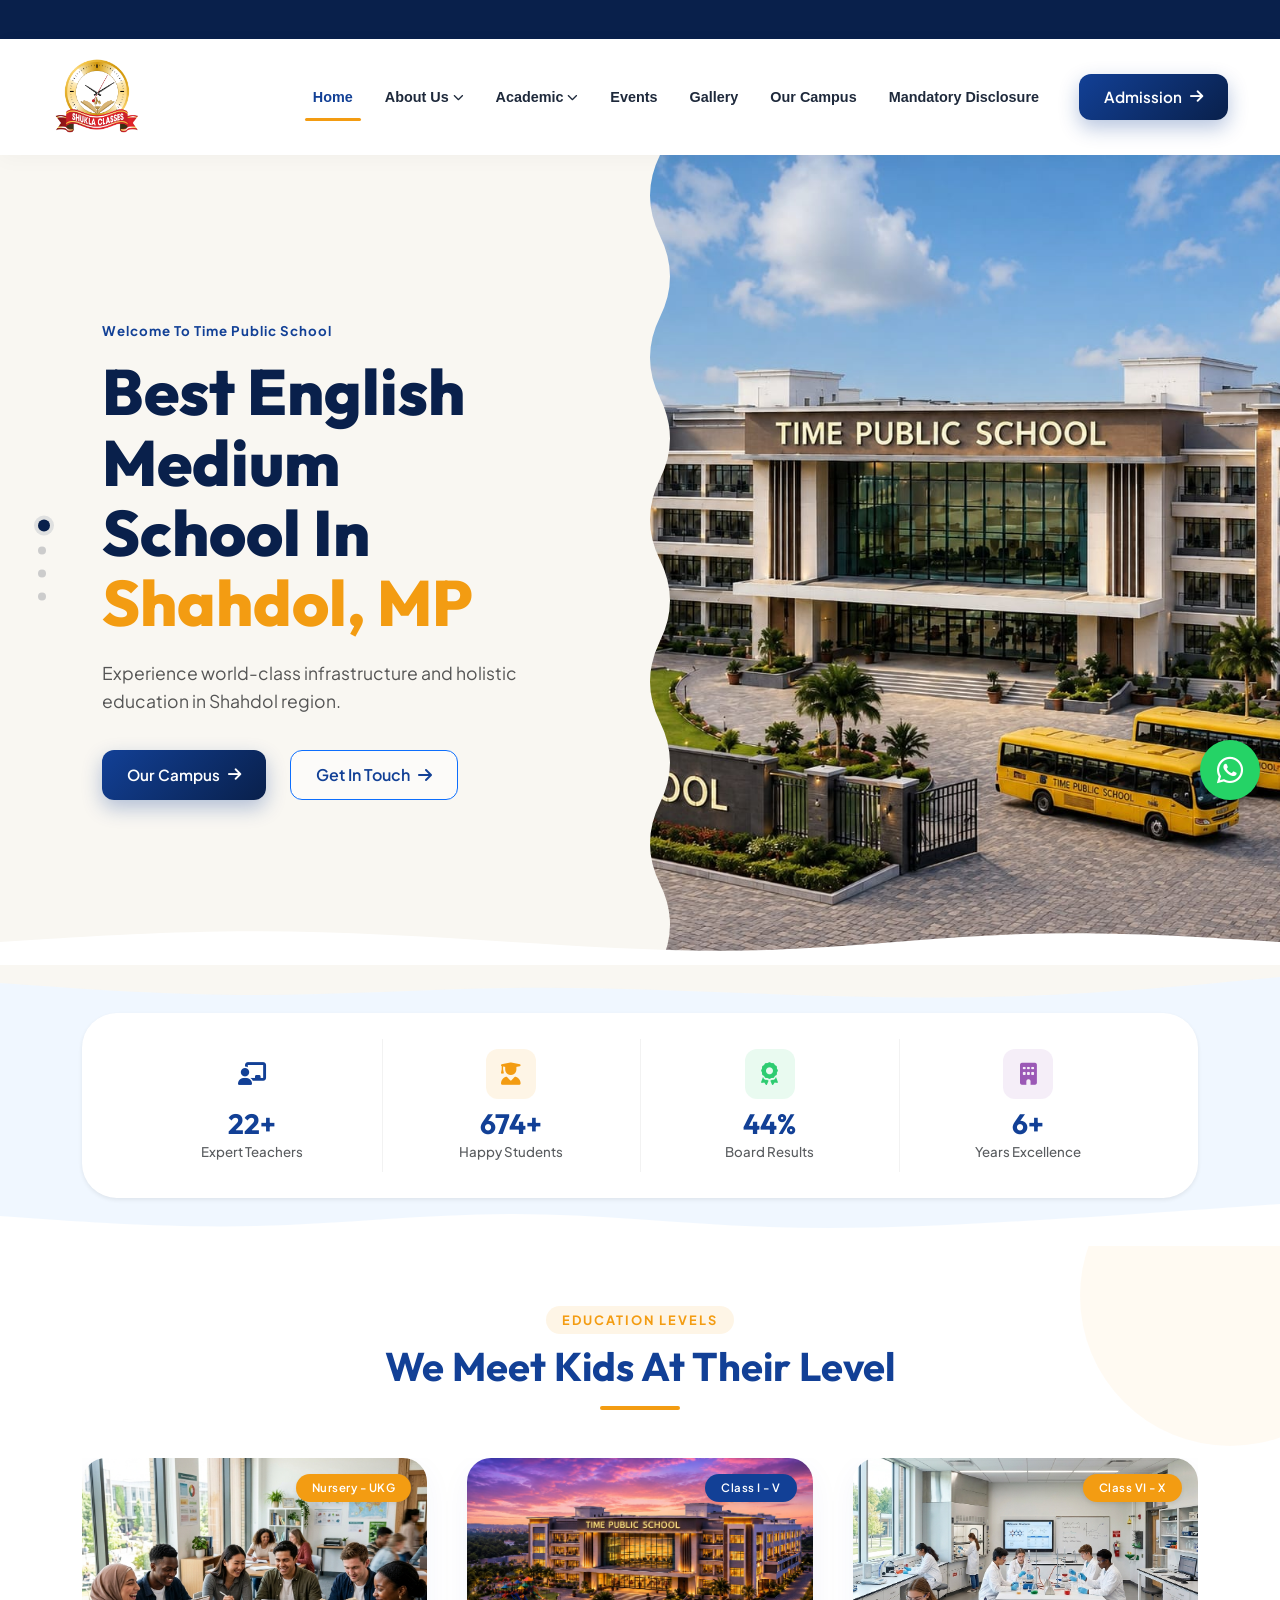
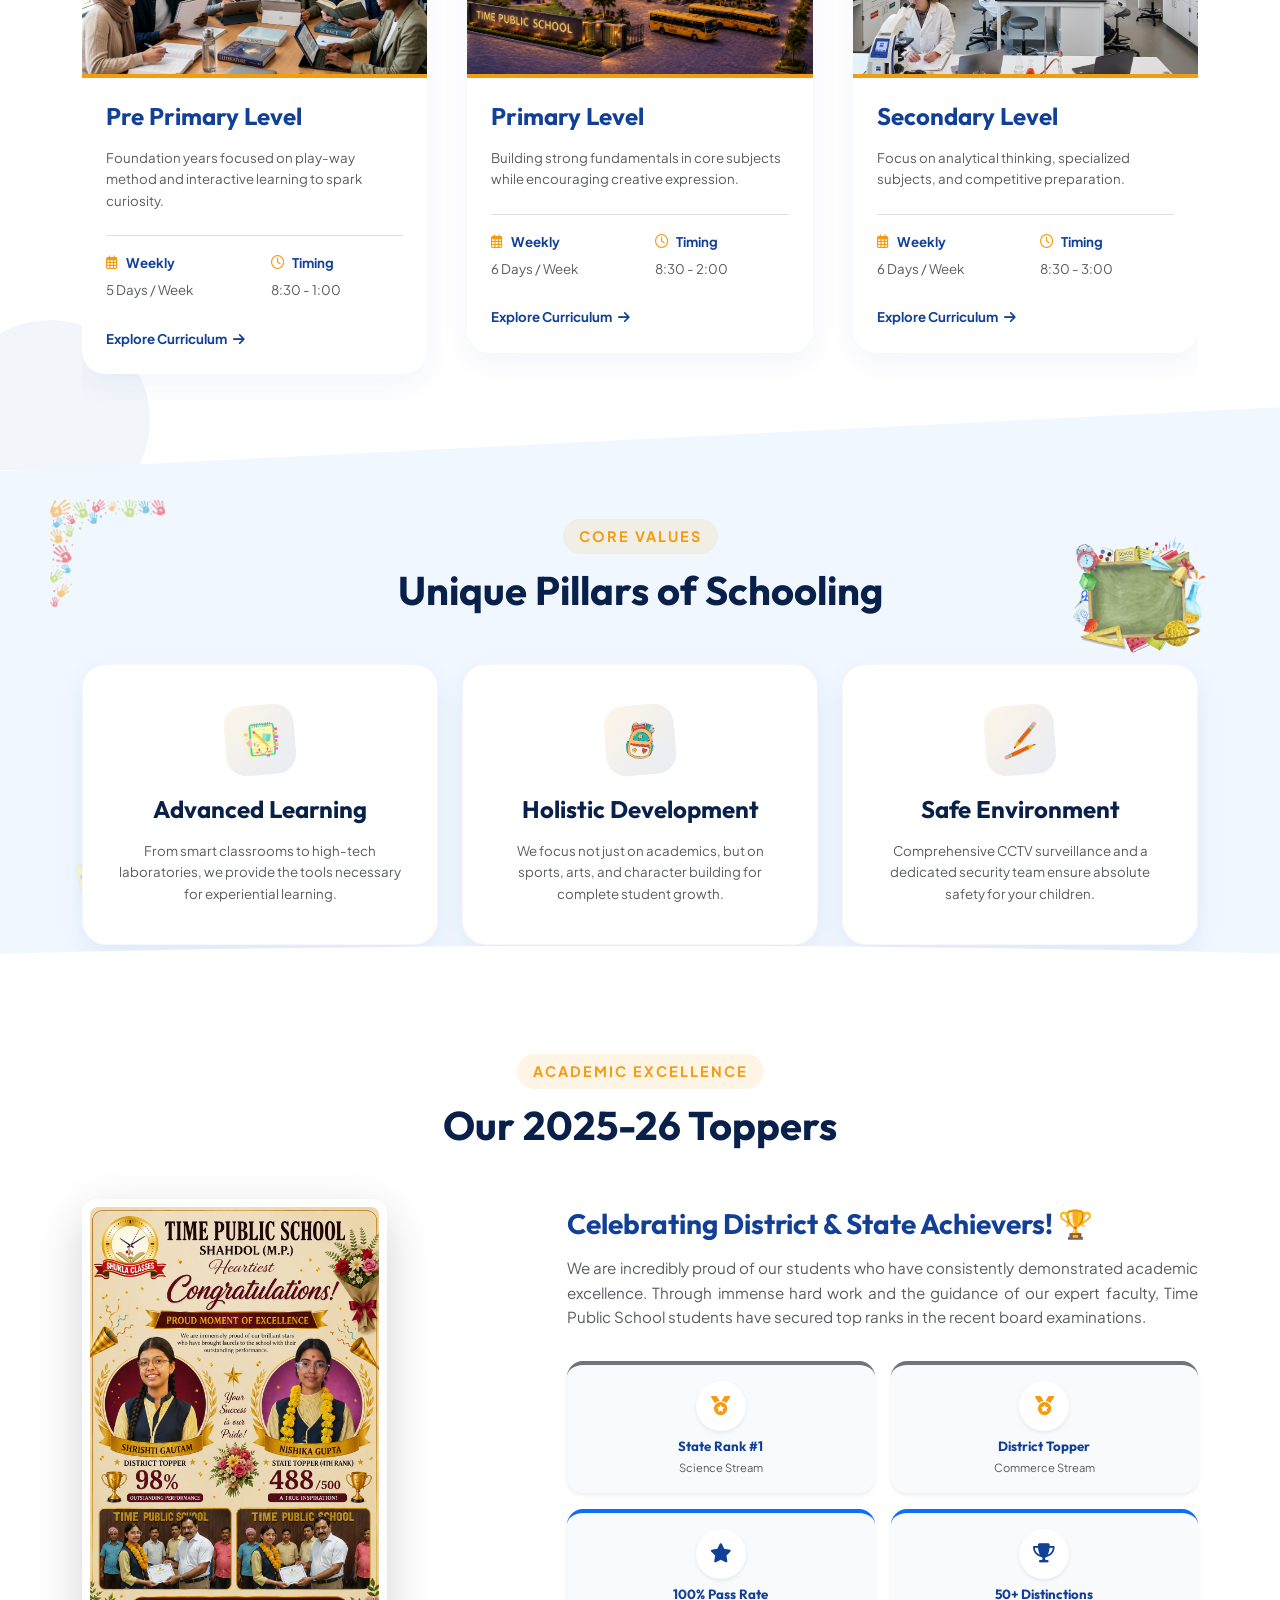
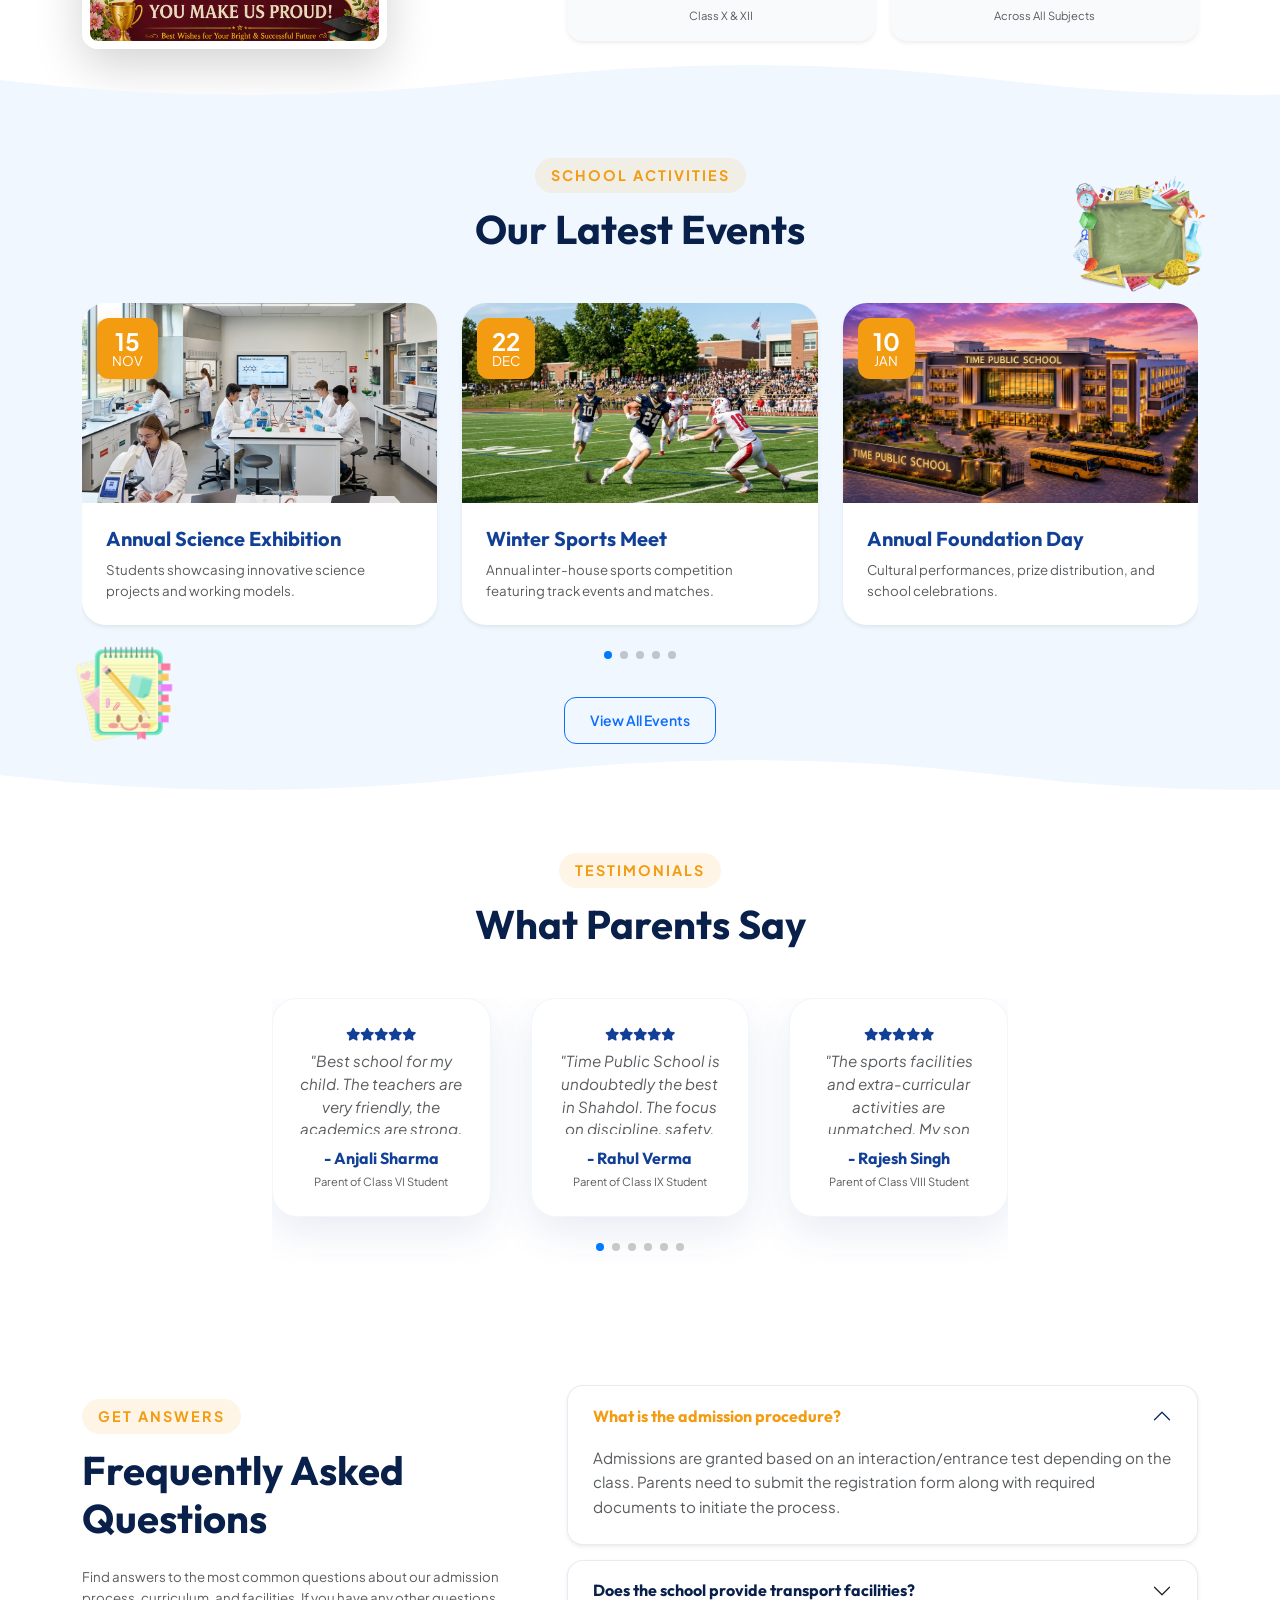
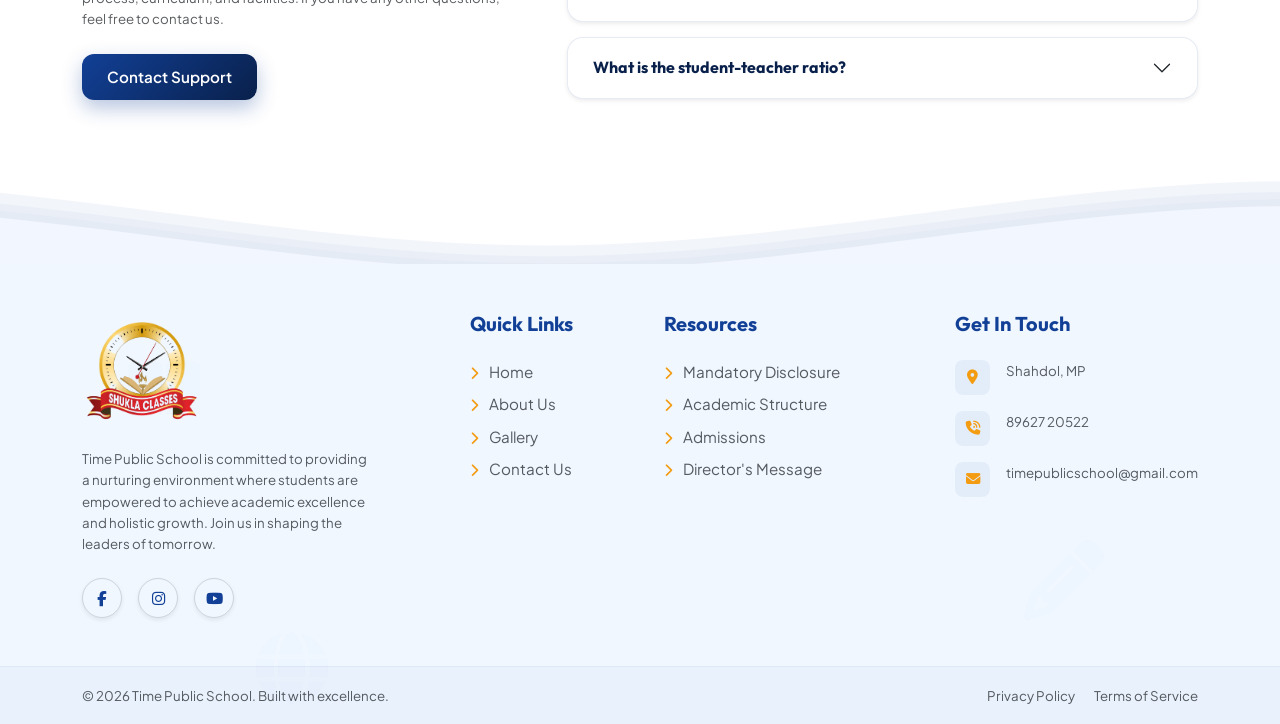
<file: index.html>
<!DOCTYPE html>
<html lang="en">
<head>
    <meta charset="UTF-8">
    <meta name="viewport" content="width=device-width, initial-scale=1.0">
    <title>Time Public School | Excellence in Education | Shahdol</title>
    <meta name="description" content="Time Public School is the premier educational institution in Shahdol, offering world-class facilities and academic excellence.">
    
    <!-- Bootstrap CSS -->
    <link href="https://cdn.jsdelivr.net/npm/bootstrap@5.3.0/dist/css/bootstrap.min.css" rel="stylesheet">
    <!-- FontAwesome -->
    <link rel="stylesheet" href="https://cdnjs.cloudflare.com/ajax/libs/font-awesome/6.4.0/css/all.min.css">
    <!-- Animate CSS -->
    <link rel="stylesheet" href="https://cdnjs.cloudflare.com/ajax/libs/animate.css/4.1.1/animate.min.css">
    <!-- Swiper CSS -->
    <link rel="stylesheet" href="https://cdn.jsdelivr.net/npm/swiper@10/swiper-bundle.min.css" />
    <!-- Custom CSS -->
    <link rel="stylesheet" href="assets/css/style.css">
</head>
<body>
    <!-- Preloader -->
    <div id="preloader">
        <!-- Background Assets -->
        <div class="preloader-bg-icons">
            <img src="assets/images/icons/1.png" class="pre-icon pre-icon-1">
            <img src="assets/images/icons/2.png" class="pre-icon pre-icon-2">
            <img src="assets/images/icons/3.png" class="pre-icon pre-icon-3">
            <img src="assets/images/icons/4.png" class="pre-icon pre-icon-4">
            <img src="assets/images/icons/5.png" class="pre-icon pre-icon-5">
            <img src="assets/images/icons/6.png" class="pre-icon pre-icon-6">
            <img src="assets/images/icons/7.png" class="pre-icon pre-icon-7">
            <img src="assets/images/icons/8.png" class="pre-icon pre-icon-8">
            <img src="assets/images/icons/9.png" class="pre-icon pre-icon-9">
            <img src="assets/images/icons/10.png" class="pre-icon pre-icon-10">
        </div>
        <div class="loader">
            <div class="loader-img">
                <img src="assets/images/logo.png" alt="Logo">
            </div>
            <div class="loader-line"></div>
        </div>
    </div>

    

    <!-- Ticker -->
    <div class="ticker">
        <div class="ticker-wrap">
            <div class="ticker-move">
                <i class="fas fa-bullhorn me-2 text-secondary"></i> Admissions Open for Session 2025-26 &nbsp;&nbsp;&nbsp;&nbsp;&nbsp;|&nbsp;&nbsp;&nbsp;&nbsp;&nbsp; 
                <i class="fas fa-trophy me-2 text-secondary"></i> Congratulations to our State and District Toppers! &nbsp;&nbsp;&nbsp;&nbsp;&nbsp;|&nbsp;&nbsp;&nbsp;&nbsp;&nbsp; 
                <i class="fas fa-star me-2 text-secondary"></i> Best English Medium School in Shahdol Region
            </div>
        </div>
    </div>

    <!-- Shared Header / Navbar -->
    <nav class="navbar navbar-expand-lg sticky-top">
        <div class="container">
            <a class="navbar-brand" href="index.html">
                <img src="assets/images/logo.png" alt="Time Public School" class="logo-transparent">
            </a>
                        <div class="d-flex align-items-center">
                <!-- Mobile Call Icon -->
                <a href="tel:8962720522" class="d-lg-none me-3 mobile-call-btn">
                    <i class="fas fa-phone-volume"></i>
                </a>
                <button class="navbar-toggler border-0" type="button" data-bs-toggle="offcanvas" data-bs-target="#offcanvasNavbar">
                    <i class="fas fa-bars fs-2 text-primary"></i>
                </button>
            </div>
            
            <!-- Mobile Offcanvas Menu -->
            <div class="offcanvas-lg offcanvas-end custom-mobile-menu" tabindex="-1" id="offcanvasNavbar">
                <div class="offcanvas-header d-lg-none mt-2 px-4">
                    <img src="assets/images/logo.png" alt="Time Public School" class="logo-transparent" style="height: 70px !important;">
                    <button type="button" class="btn-close-custom" data-bs-dismiss="offcanvas" aria-label="Close">
                        <i class="fas fa-times"></i>
                    </button>
                </div>
                <div class="offcanvas-body px-4 px-lg-0">
                    <ul class="navbar-nav ms-auto align-items-lg-center custom-nav-list w-100">
                        <li class="nav-item"><a class="nav-link active" href="index.html">Home</a></li>
                        
                        <li class="nav-item dropdown">
                            <a class="nav-link dropdown-toggle" href="#" role="button" data-bs-toggle="dropdown">About Us</a>
                            <ul class="dropdown-menu shadow border-0">
                                <li><a class="dropdown-item py-2" href="about.html">About TPS</a></li>
                                <li><a class="dropdown-item py-2" href="director.html">Director's Message</a></li>
                            </ul>
                        </li>
                        
                        <li class="nav-item dropdown">
                            <a class="nav-link dropdown-toggle" href="#" role="button" data-bs-toggle="dropdown">Academic</a>
                            <ul class="dropdown-menu shadow border-0">
                                <li><a class="dropdown-item py-2" href="academics.html">Academic Structure</a></li>
                            </ul>
                        </li>

                        <li class="nav-item"><a class="nav-link" href="events.html">Events</a></li>
                        <li class="nav-item"><a class="nav-link" href="gallery.html">Gallery</a></li>
                        <li class="nav-item"><a class="nav-link" href="about.html">Our Campus</a></li>
                        <li class="nav-item"><a class="nav-link" href="disclosure.html">Mandatory Disclosure</a></li>
                        
                        <!-- Desktop Admission Button -->
                        <li class="nav-item ms-lg-4 mt-3 mt-lg-0 d-none d-lg-block">
                            <a class="btn btn-theme" href="admissions.html">Admission <i class="fas fa-arrow-right ms-2"></i></a>
                        </li>
                    </ul>
                    
                    <!-- Mobile Contact Info -->
                    <div class="mobile-contact-info mt-4 d-lg-none">
                        <h5 class="fw-bold mb-4 mt-2" style="color: var(--primary);">Contact Info</h5>
                        <div class="d-flex mb-3 align-items-start">
                            <i class="fas fa-map-marker-alt fs-6 mt-1 me-3 text-secondary"></i>
                            <span class="text-muted small fw-medium">Shahdol, MP</span>
                        </div>
                        <div class="d-flex mb-3 align-items-center">
                            <i class="fas fa-envelope fs-6 me-3 text-secondary"></i>
                            <span class="text-muted small fw-medium">timepublicschool@gmail.com</span>
                        </div>
                        <div class="d-flex mb-4 align-items-center">
                            <i class="fas fa-phone-volume fs-6 me-3 text-secondary"></i>
                            <span class="text-muted small fw-medium">89627 20522</span>
                        </div>
                        
                        <a class="btn btn-theme w-100 mb-4 mt-2 rounded-pill" href="admissions.html">Admission <i class="fas fa-arrow-right ms-2"></i></a>
                        
                        
                        <div class="text-center mt-3 mb-2">
                            <img src="assets/images/icons/15.png" alt="Kids" style="width: 80px; margin-right: 10px;">
                            <img src="assets/images/icons/16.png" alt="Bus" style="width: 80px;">
                        </div>
                        <div class="mobile-social-links d-flex gap-3 mb-5">
                            <a href="#" class="social-circle"><i class="fab fa-facebook-f"></i></a>
                            <a href="#" class="social-circle"><i class="fab fa-instagram"></i></a>
                        </div>
                    </div>
                </div>
            </div>
        </div>
    </nav>

    

    <!-- Redesigned Split Hero Section -->
    <section class="hero">
        <!-- Vertical Pagination Dots -->
        <div class="hero-pagination-vertical">
            <div class="dot active"></div>
            <div class="dot"></div>
            <div class="dot"></div>
            <div class="dot"></div>
        </div>

        <!-- Floating Cartoon Illustrations -->
        <img src="assets/images/icons/5.png" class="floating-illustration" style="top: 5%; left: 3%; width: 110px;">
        <img src="assets/images/icons/1.png" class="floating-illustration" style="bottom: 3%; left: 8%; width: 150px;">
        <img src="assets/images/icons/3.png" class="floating-illustration" style="top: 15%; left: 22%; width: 100px;">
        <img src="assets/images/icons/8.png" class="floating-illustration" style="bottom: 20%; right: 48%; width: 80px;">

        <div class="swiper heroImageSwiper h-100">
            <div class="swiper-wrapper">
                <!-- Slide 1 -->
                <div class="swiper-slide">
                    <div class="hero-split-container">
                        <div class="hero-text-side">
                            <div class="hero-content">
                                <span class="text-primary fw-bold small mb-3 d-block animate__animated animate__fadeInDown animate__fast" style="letter-spacing: 1px;">Welcome To Time Public School</span>
                                <h1 class="animate__animated animate__fadeInUp animate__fast" style="animation-delay: 0.3s;">Best English Medium <br> School In <br><span class="text-secondary">Shahdol, MP</span></h1>
                                <p class="animate__animated animate__fadeInUp animate__fast" style="animation-delay: 0.6s;">Experience world-class infrastructure and holistic education in Shahdol region.</p>
                                <div class="d-flex gap-4 mt-2 animate__animated animate__fadeInUp animate__fast" style="animation-delay: 0.9s;">
                                    <a href="about.html" class="btn btn-theme px-4 py-2">Our Campus <i class="fas fa-arrow-right ms-2"></i></a>
                                    <a href="contact.html" class="btn btn-outline-primary px-4 py-2 rounded-pill text-primary fw-bold" style="background: rgba(255,255,255,0.5);">Get In Touch <i class="fas fa-arrow-right ms-2"></i></a>
                                </div>
                            </div>
                        </div>
                        <div class="hero-image-side">
                            <img src="assets/images/school image2.jpeg" alt="School Campus" class="hero-main-img">
                        </div>
                    </div>
                </div>
                <!-- Slide 2 -->
                <div class="swiper-slide">
                    <div class="hero-split-container">
                        <div class="hero-text-side">
                            <div class="hero-content">
                                <span class="text-primary fw-bold small mb-3 d-block animate__animated animate__fadeInDown animate__fast" style="letter-spacing: 1px;">Modern Infrastructure</span>
                                <h1 class="animate__animated animate__fadeInUp animate__fast" style="animation-delay: 0.3s;">Shape Your Future <br> With <br><span class="text-secondary">Advanced Labs</span></h1>
                                <p class="animate__animated animate__fadeInUp animate__fast" style="animation-delay: 0.6s;">Our campus features state-of-the-art computer labs and science facilities for modern learning.</p>
                                <div class="d-flex gap-4 mt-2 animate__animated animate__fadeInUp animate__fast" style="animation-delay: 0.9s;">
                                    <a href="gallery.html" class="btn btn-theme px-4 py-2">Gallery <i class="fas fa-images ms-2"></i></a>
                                    <a href="admission.html" class="btn btn-outline-primary px-4 py-2 rounded-pill text-primary fw-bold" style="background: rgba(255,255,255,0.5);">Apply Now <i class="fas fa-arrow-right ms-2"></i></a>
                                </div>
                            </div>
                        </div>
                        <div class="hero-image-side">
                            <img src="assets/images/school image.jpeg" alt="Students" class="hero-main-img">
                        </div>
                    </div>
                </div>
            </div>
        </div>

        <!-- Scalloped Bottom Border -->
        <div class="scalloped-bottom"></div>
    </section>

    <!-- Statistics Counter (Reverted to Original Position with Improved UI) -->
    <section class="py-5 position-relative overflow-hidden" style="background-color: var(--bg-tint);">
        <!-- Top Curve -->
        <div class="section-curve-top">
            <svg xmlns="http://www.w3.org/2000/svg" viewBox="0 0 1440 320" preserveAspectRatio="none">
                <path fill="#f9f7f2" fill-opacity="1" d="M0,96L48,112C96,128,192,160,288,160C384,160,480,128,576,122.7C672,117,768,139,864,154.7C960,171,1056,181,1152,165.3C1248,149,1344,107,1392,85.3L1440,64L1440,0L1392,0C1344,0,1248,0,1152,0C1056,0,960,0,864,0C768,0,672,0,576,0C480,0,384,0,288,0C192,0,96,0,48,0L0,0Z"></path>
            </svg>
        </div>
        <div class="container animate__animated animate__fadeInUp" style="position: relative; z-index: 10;">
            <div class="stats-glass-bar shadow-sm bg-white">
                <div class="row text-center g-0">
                    <div class="col-6 col-md-3 stat-item">
                        <div class="d-flex flex-column align-items-center">
                            <div class="stat-icon bg-tint text-primary mb-2">
                                <i class="fas fa-chalkboard-teacher"></i>
                            </div>
                            <h3 class="fw-bold mb-0 text-primary"><span class="counter-value" data-target="50">0</span>+</h3>
                            <p class="small text-muted mb-0 fw-medium">Expert Teachers</p>
                        </div>
                    </div>
                    <div class="col-6 col-md-3 stat-item border-start-md">
                        <div class="d-flex flex-column align-items-center">
                            <div class="stat-icon bg-soft-orange text-orange mb-2">
                                <i class="fas fa-user-graduate"></i>
                            </div>
                            <h3 class="fw-bold mb-0 text-primary"><span class="counter-value" data-target="1500">0</span>+</h3>
                            <p class="small text-muted mb-0 fw-medium">Happy Students</p>
                        </div>
                    </div>
                    <div class="col-6 col-md-3 stat-item border-start-md mt-4 mt-md-0">
                        <div class="d-flex flex-column align-items-center">
                            <div class="stat-icon bg-soft-green text-green mb-2">
                                <i class="fas fa-award"></i>
                            </div>
                            <h3 class="fw-bold mb-0 text-primary"><span class="counter-value" data-target="100">0</span>%</h3>
                            <p class="small text-muted mb-0 fw-medium">Board Results</p>
                        </div>
                    </div>
                    <div class="col-6 col-md-3 stat-item border-start-md mt-4 mt-md-0">
                        <div class="d-flex flex-column align-items-center">
                            <div class="stat-icon bg-soft-purple text-purple mb-2">
                                <i class="fas fa-building"></i>
                            </div>
                            <h3 class="fw-bold mb-0 text-primary"><span class="counter-value" data-target="15">0</span>+</h3>
                            <p class="small text-muted mb-0 fw-medium">Years Excellence</p>
                        </div>
                    </div>
                </div>
            </div>
        </div>
        <!-- Bottom Curve -->
        <div class="section-curve">
            <svg xmlns="http://www.w3.org/2000/svg" viewBox="0 0 1440 320" preserveAspectRatio="none">
                <path fill="#ffffff" fill-opacity="1" d="M0,160L48,176C96,192,192,224,288,213.3C384,203,480,149,576,149.3C672,149,768,203,864,218.7C960,235,1056,213,1152,186.7C1248,160,1344,128,1392,112L1440,96L1440,320L1392,320C1344,320,1248,320,1152,320C1056,320,960,320,864,320C768,320,672,320,576,320C480,320,384,320,288,320C192,320,96,320,48,320L0,320Z"></path>
            </svg>
        </div>
    </section>

    <!-- Levels / Programs Section -->
    <section class="section-padding bg-white pb-5 position-relative overflow-hidden">
        <!-- Decorative blobs -->
        <div style="position: absolute; top: -100px; right: -100px; width: 300px; height: 300px; background: rgba(243, 156, 18, 0.05); border-radius: 50%; z-index: 0;"></div>
        <div style="position: absolute; bottom: -50px; left: -50px; width: 200px; height: 200px; background: rgba(18, 64, 150, 0.05); border-radius: 50%; z-index: 0;"></div>

        <div class="container position-relative z-1">
            <div class="section-title text-center mb-5">
                <span class="text-secondary fw-bold text-uppercase mb-2 d-inline-block px-3 py-1 rounded-pill" style="background: rgba(243, 156, 18, 0.1); letter-spacing: 2px; font-size: 0.8rem;">Education Levels</span>
                <h2 class="display-5 fw-bold text-primary mb-3">We Meet Kids At Their Level</h2>
                <div class="mx-auto" style="width: 80px; height: 4px; background: var(--secondary); border-radius: 10px;"></div>
            </div>

            <div class="swiper programSwiper pb-5">
                <div class="swiper-wrapper">
                    <!-- Slide 1 -->
                    <div class="swiper-slide">
                        <div class="card h-100 border-0 program-card shadow-sm">
                            <div class="program-card-img-wrap position-relative">
                                <img src="assets/images/students_studying_1778566759274.png" alt="Pre Primary">
                                <div class="position-absolute top-0 end-0 m-3">
                                    <span class="badge bg-secondary rounded-pill px-3 py-2 shadow-sm">Nursery - UKG</span>
                                </div>
                            </div>
                            <div class="card-body p-4">
                                <h4 class="card-title fw-bold mb-3 text-primary">Pre Primary Level</h4>
                                <p class="text-muted small mb-4">Foundation years focused on play-way method and interactive learning to spark curiosity.</p>
                                
                                <div class="d-flex gap-3 border-top pt-3">
                                    <div class="flex-grow-1">
                                        <div class="d-flex align-items-center mb-1">
                                            <i class="far fa-calendar-alt text-secondary me-2 small"></i>
                                            <span class="fw-bold text-primary small">Weekly</span>
                                        </div>
                                        <span class="text-muted small">5 Days / Week</span>
                                    </div>
                                    <div class="flex-grow-1">
                                        <div class="d-flex align-items-center mb-1">
                                            <i class="far fa-clock text-secondary me-2 small"></i>
                                            <span class="fw-bold text-primary small">Timing</span>
                                        </div>
                                        <span class="text-muted small">8:30 - 1:00</span>
                                    </div>
                                </div>
                                <div class="mt-4">
                                    <a href="academics.html" class="text-primary fw-bold text-decoration-none small">Explore Curriculum <i class="fas fa-arrow-right ms-1"></i></a>
                                </div>
                            </div>
                        </div>
                    </div>

                    <!-- Slide 2 -->
                    <div class="swiper-slide">
                        <div class="card h-100 border-0 program-card shadow-sm">
                            <div class="program-card-img-wrap position-relative">
                                <img src="assets/images/school image.jpeg" alt="Primary">
                                <div class="position-absolute top-0 end-0 m-3">
                                    <span class="badge bg-primary rounded-pill px-3 py-2 shadow-sm">Class I - V</span>
                                </div>
                            </div>
                            <div class="card-body p-4">
                                <h4 class="card-title fw-bold mb-3 text-primary">Primary Level</h4>
                                <p class="text-muted small mb-4">Building strong fundamentals in core subjects while encouraging creative expression.</p>
                                
                                <div class="d-flex gap-3 border-top pt-3">
                                    <div class="flex-grow-1">
                                        <div class="d-flex align-items-center mb-1">
                                            <i class="far fa-calendar-alt text-secondary me-2 small"></i>
                                            <span class="fw-bold text-primary small">Weekly</span>
                                        </div>
                                        <span class="text-muted small">6 Days / Week</span>
                                    </div>
                                    <div class="flex-grow-1">
                                        <div class="d-flex align-items-center mb-1">
                                            <i class="far fa-clock text-secondary me-2 small"></i>
                                            <span class="fw-bold text-primary small">Timing</span>
                                        </div>
                                        <span class="text-muted small">8:30 - 2:00</span>
                                    </div>
                                </div>
                                <div class="mt-4">
                                    <a href="academics.html" class="text-primary fw-bold text-decoration-none small">Explore Curriculum <i class="fas fa-arrow-right ms-1"></i></a>
                                </div>
                            </div>
                        </div>
                    </div>

                    <!-- Slide 3 -->
                    <div class="swiper-slide">
                        <div class="card h-100 border-0 program-card shadow-sm">
                            <div class="program-card-img-wrap position-relative">
                                <img src="assets/images/science_lab_1778566775688.png" alt="Secondary">
                                <div class="position-absolute top-0 end-0 m-3">
                                    <span class="badge bg-secondary rounded-pill px-3 py-2 shadow-sm">Class VI - X</span>
                                </div>
                            </div>
                            <div class="card-body p-4">
                                <h4 class="card-title fw-bold mb-3 text-primary">Secondary Level</h4>
                                <p class="text-muted small mb-4">Focus on analytical thinking, specialized subjects, and competitive preparation.</p>
                                
                                <div class="d-flex gap-3 border-top pt-3">
                                    <div class="flex-grow-1">
                                        <div class="d-flex align-items-center mb-1">
                                            <i class="far fa-calendar-alt text-secondary me-2 small"></i>
                                            <span class="fw-bold text-primary small">Weekly</span>
                                        </div>
                                        <span class="text-muted small">6 Days / Week</span>
                                    </div>
                                    <div class="flex-grow-1">
                                        <div class="d-flex align-items-center mb-1">
                                            <i class="far fa-clock text-secondary me-2 small"></i>
                                            <span class="fw-bold text-primary small">Timing</span>
                                        </div>
                                        <span class="text-muted small">8:30 - 3:00</span>
                                    </div>
                                </div>
                                <div class="mt-4">
                                    <a href="academics.html" class="text-primary fw-bold text-decoration-none small">Explore Curriculum <i class="fas fa-arrow-right ms-1"></i></a>
                                </div>
                            </div>
                        </div>
                    </div>

                    <!-- Slide 4 -->
                    <div class="swiper-slide">
                        <div class="card h-100 border-0 program-card shadow-sm">
                            <div class="program-card-img-wrap position-relative">
                                <img src="assets/images/sports_field_1778566792743.png" alt="Sports">
                                <div class="position-absolute top-0 end-0 m-3">
                                    <span class="badge bg-success rounded-pill px-3 py-2 shadow-sm">All Ages</span>
                                </div>
                            </div>
                            <div class="card-body p-4">
                                <h4 class="card-title fw-bold mb-3 text-primary">Sports & Activities</h4>
                                <p class="text-muted small mb-4">Holistic development through professional coaching in various sports and arts.</p>
                                
                                <div class="d-flex gap-3 border-top pt-3">
                                    <div class="flex-grow-1">
                                        <div class="d-flex align-items-center mb-1">
                                            <i class="far fa-calendar-alt text-secondary me-2 small"></i>
                                            <span class="fw-bold text-primary small">Weekly</span>
                                        </div>
                                        <span class="text-muted small">5 Days / Week</span>
                                    </div>
                                    <div class="flex-grow-1">
                                        <div class="d-flex align-items-center mb-1">
                                            <i class="far fa-clock text-secondary me-2 small"></i>
                                            <span class="fw-bold text-primary small">Timing</span>
                                        </div>
                                        <span class="text-muted small">3:00 - 5:00</span>
                                    </div>
                                </div>
                                <div class="mt-4">
                                    <a href="about.html" class="text-primary fw-bold text-decoration-none small">Learn More <i class="fas fa-arrow-right ms-1"></i></a>
                                </div>
                            </div>
                        </div>
                    </div>

                    <!-- Slide 5 -->
                    <div class="swiper-slide">
                        <div class="card h-100 border-0 program-card shadow-sm">
                            <div class="program-card-img-wrap position-relative">
                                <img src="assets/images/school_campus_1778566741759.png" alt="Senior Secondary">
                                <div class="position-absolute top-0 end-0 m-3">
                                    <span class="badge bg-primary rounded-pill px-3 py-2 shadow-sm">Class XI - XII</span>
                                </div>
                            </div>
                            <div class="card-body p-4">
                                <h4 class="card-title fw-bold mb-3 text-primary">Senior Secondary</h4>
                                <p class="text-muted small mb-4">Specialized streams for JEE/NEET preparation and career guidance.</p>
                                
                                <div class="d-flex gap-3 border-top pt-3">
                                    <div class="flex-grow-1">
                                        <div class="d-flex align-items-center mb-1">
                                            <i class="far fa-calendar-alt text-secondary me-2 small"></i>
                                            <span class="fw-bold text-primary small">Weekly</span>
                                        </div>
                                        <span class="text-muted small">6 Days / Week</span>
                                    </div>
                                    <div class="flex-grow-1">
                                        <div class="d-flex align-items-center mb-1">
                                            <i class="far fa-clock text-secondary me-2 small"></i>
                                            <span class="fw-bold text-primary small">Timing</span>
                                        </div>
                                        <span class="text-muted small">8:30 - 3:00</span>
                                    </div>
                                </div>
                                <div class="mt-4">
                                    <a href="academics.html" class="text-primary fw-bold text-decoration-none small">Explore Curriculum <i class="fas fa-arrow-right ms-1"></i></a>
                                </div>
                            </div>
                        </div>
                    </div>
                </div>
            </div>
        </div>
    </section>

    <!-- Shape Divider: White to Tint -->
    <div class="divider-slant-right"></div>

    <!-- Why Choose Us / Pillars -->
    <section class="section-padding pt-5 position-relative overflow-hidden" style="background-color: var(--bg-tint);">
        <img src="assets/images/icons/7.png" class="d-none d-lg-block position-absolute" style="top: 50px; right: 5%; width: 150px; opacity: 0.8; animation: float 4s infinite;">
        <img src="assets/images/icons/12.png" class="d-none d-lg-block position-absolute" style="bottom: 50px; left: 5%; width: 120px; opacity: 0.8; animation: float 5s infinite; animation-delay: 1s;">
        <div class="container position-relative z-1">
            <div class="section-title">
                <span>Core Values</span>
                <h2>Unique Pillars of Schooling</h2>
                <img src="assets/images/icons/10.png" class="position-absolute" style="top: -20px; left: -20px; width: 120px; opacity: 0.5; z-index: 0;">
            </div>
            <div class="row g-4">
                <div class="col-lg-4 col-md-6">
                    <div class="feature-card">
                        <div class="feature-icon"><img src="assets/images/icons/12.png" style="width: 45px;"></div>
                        <h4>Advanced Learning</h4>
                        <p class="text-muted mt-3 mb-0 small">From smart classrooms to high-tech laboratories, we provide the tools necessary for experiential learning.</p>
                    </div>
                </div>
                <div class="col-lg-4 col-md-6">
                    <div class="feature-card">
                        <div class="feature-icon"><img src="assets/images/icons/13.png" style="width: 45px;"></div>
                        <h4>Holistic Development</h4>
                        <p class="text-muted mt-3 mb-0 small">We focus not just on academics, but on sports, arts, and character building for complete student growth.</p>
                    </div>
                </div>
                <div class="col-lg-4 col-md-6">
                    <div class="feature-card">
                        <div class="feature-icon"><img src="assets/images/icons/3.png" style="width: 45px;"></div>
                        <h4>Safe Environment</h4>
                        <p class="text-muted mt-3 mb-0 small">Comprehensive CCTV surveillance and a dedicated security team ensure absolute safety for your children.</p>
                    </div>
                </div>
            </div>
        </div>
    </section>

    <!-- Shape Divider: Tint to White -->
    <div class="divider-curve-up"></div>

    <!-- 2025-26 Toppers Section (Compact & 2-Column Layout) -->
    <section class="section-padding bg-white pt-5">
        <div class="container">
            <div class="section-title">
                <span>Academic Excellence</span>
                <h2>Our 2025-26 Toppers</h2>
            </div>
            <div class="row align-items-center g-5">
                <!-- Image on Left -->
                <div class="col-lg-5 text-center text-lg-start">
                    <img src="assets/images/winner.jpeg" alt="2025-26 Toppers" class="img-fluid rounded-4 shadow-lg" style="border: 8px solid white; max-height: 450px; object-fit: cover;">
                </div>
                <!-- Text on Right -->
                <div class="col-lg-7">
                    <h3 class="text-primary mb-3">Celebrating District & State Achievers! 🏆</h3>
                    <p class="text-muted" style="text-align: justify;">We are incredibly proud of our students who have consistently demonstrated academic excellence. Through immense hard work and the guidance of our expert faculty, Time Public School students have secured top ranks in the recent board examinations.</p>
                    
                    <div class="row g-3 mt-3">
                        <div class="col-6">
                            <div class="d-flex flex-column align-items-center text-center p-3 bg-light rounded-4 shadow-sm border-top border-4 border-secondary h-100 achiever-mini-card">
                                <div class="bg-white rounded-circle d-flex align-items-center justify-content-center text-secondary shadow-sm mb-2" style="width: 50px; height: 50px; font-size: 1.2rem;"><i class="fas fa-medal"></i></div>
                                <h6 class="mb-1 fw-bold text-primary small">State Rank #1</h6>
                                <small class="text-muted" style="font-size: 0.7rem;">Science Stream</small>
                            </div>
                        </div>
                        <div class="col-6">
                            <div class="d-flex flex-column align-items-center text-center p-3 bg-light rounded-4 shadow-sm border-top border-4 border-secondary h-100 achiever-mini-card">
                                <div class="bg-white rounded-circle d-flex align-items-center justify-content-center text-secondary shadow-sm mb-2" style="width: 50px; height: 50px; font-size: 1.2rem;"><i class="fas fa-medal"></i></div>
                                <h6 class="mb-1 fw-bold text-primary small">District Topper</h6>
                                <small class="text-muted" style="font-size: 0.7rem;">Commerce Stream</small>
                            </div>
                        </div>
                        <div class="col-6">
                            <div class="d-flex flex-column align-items-center text-center p-3 bg-light rounded-4 shadow-sm border-top border-4 border-primary h-100 achiever-mini-card">
                                <div class="bg-white rounded-circle d-flex align-items-center justify-content-center text-primary shadow-sm mb-2" style="width: 50px; height: 50px; font-size: 1.2rem;"><i class="fas fa-star"></i></div>
                                <h6 class="mb-1 fw-bold text-primary small">100% Pass Rate</h6>
                                <small class="text-muted" style="font-size: 0.7rem;">Class X & XII</small>
                            </div>
                        </div>
                        <div class="col-6">
                            <div class="d-flex flex-column align-items-center text-center p-3 bg-light rounded-4 shadow-sm border-top border-4 border-primary h-100 achiever-mini-card">
                                <div class="bg-white rounded-circle d-flex align-items-center justify-content-center text-primary shadow-sm mb-2" style="width: 50px; height: 50px; font-size: 1.2rem;"><i class="fas fa-trophy"></i></div>
                                <h6 class="mb-1 fw-bold text-primary small">50+ Distinctions</h6>
                                <small class="text-muted" style="font-size: 0.7rem;">Across All Subjects</small>
                            </div>
                        </div>
                    </div>
                </div>
            </div>
        </div>
    </section>

    <!-- Shape Divider: White to Tint (Wave) -->
    <div class="divider-wave-down"></div>

    <!-- Events Section -->
    <section class="section-padding pt-5 position-relative overflow-hidden" style="background-color: var(--bg-tint);">
        <img src="assets/images/icons/7.png" class="d-none d-lg-block position-absolute" style="top: 50px; right: 5%; width: 150px; opacity: 0.8; animation: float 4s infinite;">
        <img src="assets/images/icons/12.png" class="d-none d-lg-block position-absolute" style="bottom: 50px; left: 5%; width: 120px; opacity: 0.8; animation: float 5s infinite; animation-delay: 1s;">
        <div class="container position-relative z-1">
            <div class="section-title">
                <span>School Activities</span>
                <h2>Our Latest Events</h2>
            </div>
            <div class="swiper eventsSwiper pb-5">
                <div class="swiper-wrapper">
                    <!-- Event 1 -->
                    <div class="swiper-slide">
                        <div class="card h-100 border-0 shadow-sm event-card rounded-4 overflow-hidden">
                            <div class="position-relative">
                                <img src="assets/images/science_lab_1778566775688.png" class="card-img-top" alt="Science Exhibition" style="height: 200px; object-fit: cover;">
                                <div class="event-date">
                                    <span class="d-block fs-4 fw-bold">15</span>
                                    <span class="d-block small text-uppercase">Nov</span>
                                </div>
                            </div>
                            <div class="card-body p-4">
                                <h5 class="card-title mb-2"><a href="#" class="text-primary">Annual Science Exhibition</a></h5>
                                <p class="text-muted small mb-0">Students showcasing innovative science projects and working models.</p>
                            </div>
                        </div>
                    </div>
                    <!-- Event 2 -->
                    <div class="swiper-slide">
                        <div class="card h-100 border-0 shadow-sm event-card rounded-4 overflow-hidden">
                            <div class="position-relative">
                                <img src="assets/images/sports_field_1778566792743.png" class="card-img-top" alt="Sports Day" style="height: 200px; object-fit: cover;">
                                <div class="event-date">
                                    <span class="d-block fs-4 fw-bold">22</span>
                                    <span class="d-block small text-uppercase">Dec</span>
                                </div>
                            </div>
                            <div class="card-body p-4">
                                <h5 class="card-title mb-2"><a href="#" class="text-primary">Winter Sports Meet</a></h5>
                                <p class="text-muted small mb-0">Annual inter-house sports competition featuring track events and matches.</p>
                            </div>
                        </div>
                    </div>
                    <!-- Event 3 -->
                    <div class="swiper-slide">
                        <div class="card h-100 border-0 shadow-sm event-card rounded-4 overflow-hidden">
                            <div class="position-relative">
                                <img src="assets/images/school image.jpeg" class="card-img-top" alt="Annual Function" style="height: 200px; object-fit: cover;">
                                <div class="event-date">
                                    <span class="d-block fs-4 fw-bold">10</span>
                                    <span class="d-block small text-uppercase">Jan</span>
                                </div>
                            </div>
                            <div class="card-body p-4">
                                <h5 class="card-title mb-2"><a href="#" class="text-primary">Annual Foundation Day</a></h5>
                                <p class="text-muted small mb-0">Cultural performances, prize distribution, and school celebrations.</p>
                            </div>
                        </div>
                    </div>
                    <!-- Event 4 -->
                    <div class="swiper-slide">
                        <div class="card h-100 border-0 shadow-sm event-card rounded-4 overflow-hidden">
                            <div class="position-relative">
                                <img src="assets/images/students_studying_1778566759274.png" class="card-img-top" alt="Quiz Contest" style="height: 200px; object-fit: cover;">
                                <div class="event-date">
                                    <span class="d-block fs-4 fw-bold">25</span>
                                    <span class="d-block small text-uppercase">Jan</span>
                                </div>
                            </div>
                            <div class="card-body p-4">
                                <h5 class="card-title mb-2"><a href="#" class="text-primary">Inter-School Quiz Contest</a></h5>
                                <p class="text-muted small mb-0">Encouraging healthy competition and knowledge sharing among students.</p>
                            </div>
                        </div>
                    </div>
                    <!-- Event 5 -->
                    <div class="swiper-slide">
                        <div class="card h-100 border-0 shadow-sm event-card rounded-4 overflow-hidden">
                            <div class="position-relative">
                                <img src="assets/images/school_campus_1778566741759.png" class="card-img-top" alt="Art Workshop" style="height: 200px; object-fit: cover;">
                                <div class="event-date">
                                    <span class="d-block fs-4 fw-bold">05</span>
                                    <span class="d-block small text-uppercase">Feb</span>
                                </div>
                            </div>
                            <div class="card-body p-4">
                                <h5 class="card-title mb-2"><a href="#" class="text-primary">Creative Art Workshop</a></h5>
                                <p class="text-muted small mb-0">A day dedicated to exploring creativity through painting and sketching.</p>
                            </div>
                        </div>
                    </div>
                </div>
                <!-- Pagination -->
                <div class="swiper-pagination events-pagination"></div>
            </div>
            <div class="text-center mt-4">
                <a href="events.html" class="btn btn-outline-primary btn-sm rounded-pill px-4">View All Events</a>
            </div>
        </div>
    </section>

    <!-- Shape Divider: Tint to White (Wave) -->
    <div class="divider-wave-up"></div>

    <!-- Testimonials Section -->
    <section class="section-padding bg-white pt-5">
        <div class="container">
            <div class="section-title">
                <span>Testimonials</span>
                <h2>What Parents Say</h2>
            </div>
            <div class="row justify-content-center">
                <div class="col-lg-8">
                    <!-- Swiper with 6 testimonials -->
                    <div class="swiper testimonialSwiper">
                        <div class="swiper-wrapper pb-5">
                            <div class="swiper-slide">
                                <div class="testimonial-card text-center">
                                    <div class="text-primary mb-2 fs-5"><i class="fas fa-star"></i><i class="fas fa-star"></i><i class="fas fa-star"></i><i class="fas fa-star"></i><i class="fas fa-star"></i></div>
                                    <p class="text-muted fst-italic mb-3">"Best school for my child. The teachers are very friendly, the academics are strong, and most importantly they have a world-class infrastructure."</p>
                                    <h6 class="fw-bold mb-0 text-primary">- Anjali Sharma</h6>
                                    <span class="small text-muted" style="font-size: 0.8rem;">Parent of Class VI Student</span>
                                </div>
                            </div>
                            <div class="swiper-slide">
                                <div class="testimonial-card text-center">
                                    <div class="text-primary mb-2 fs-5"><i class="fas fa-star"></i><i class="fas fa-star"></i><i class="fas fa-star"></i><i class="fas fa-star"></i><i class="fas fa-star"></i></div>
                                    <p class="text-muted fst-italic mb-3">"Time Public School is undoubtedly the best in Shahdol. The focus on discipline, safety, and modern learning methods gives me great peace of mind."</p>
                                    <h6 class="fw-bold mb-0 text-primary">- Rahul Verma</h6>
                                    <span class="small text-muted" style="font-size: 0.8rem;">Parent of Class IX Student</span>
                                </div>
                            </div>
                            <div class="swiper-slide">
                                <div class="testimonial-card text-center">
                                    <div class="text-primary mb-2 fs-5"><i class="fas fa-star"></i><i class="fas fa-star"></i><i class="fas fa-star"></i><i class="fas fa-star"></i><i class="fas fa-star"></i></div>
                                    <p class="text-muted fst-italic mb-3">"The sports facilities and extra-curricular activities are unmatched. My son has grown so much in confidence since joining this school."</p>
                                    <h6 class="fw-bold mb-0 text-primary">- Rajesh Singh</h6>
                                    <span class="small text-muted" style="font-size: 0.8rem;">Parent of Class VIII Student</span>
                                </div>
                            </div>
                            <div class="swiper-slide">
                                <div class="testimonial-card text-center">
                                    <div class="text-primary mb-2 fs-5"><i class="fas fa-star"></i><i class="fas fa-star"></i><i class="fas fa-star"></i><i class="fas fa-star"></i><i class="fas fa-star-half-alt"></i></div>
                                    <p class="text-muted fst-italic mb-3">"A perfect balance of traditional values and modern education. The digital classrooms make learning very engaging for kids."</p>
                                    <h6 class="fw-bold mb-0 text-primary">- Priya Mishra</h6>
                                    <span class="small text-muted" style="font-size: 0.8rem;">Parent of Class IV Student</span>
                                </div>
                            </div>
                            <div class="swiper-slide">
                                <div class="testimonial-card text-center">
                                    <div class="text-primary mb-2 fs-5"><i class="fas fa-star"></i><i class="fas fa-star"></i><i class="fas fa-star"></i><i class="fas fa-star"></i><i class="fas fa-star"></i></div>
                                    <p class="text-muted fst-italic mb-3">"The management and staff are extremely supportive. My daughter's English communication has improved drastically in just one year."</p>
                                    <h6 class="fw-bold mb-0 text-primary">- Vivek Tiwari</h6>
                                    <span class="small text-muted" style="font-size: 0.8rem;">Parent of Class III Student</span>
                                </div>
                            </div>
                            <div class="swiper-slide">
                                <div class="testimonial-card text-center">
                                    <div class="text-primary mb-2 fs-5"><i class="fas fa-star"></i><i class="fas fa-star"></i><i class="fas fa-star"></i><i class="fas fa-star"></i><i class="fas fa-star"></i></div>
                                    <p class="text-muted fst-italic mb-3">"Proud to have my children studying here. They have produced District Toppers consistently, which speaks volumes about their academic standards."</p>
                                    <h6 class="fw-bold mb-0 text-primary">- Neha Gupta</h6>
                                    <span class="small text-muted" style="font-size: 0.8rem;">Parent of Class X Student</span>
                                </div>
                            </div>
                        </div>
                        <div class="swiper-pagination"></div>
                    </div>
                </div>
            </div>
        </div>
    </section>



    <!-- FAQ Section -->
    <section class="section-padding bg-white">
        <div class="container">
            <div class="row align-items-center g-5">
                <div class="col-lg-5">
                    <div class="section-title text-start mb-4">
                        <span>Get Answers</span>
                        <h2>Frequently Asked Questions</h2>
                    </div>
                    <p class="text-muted small mb-4">Find answers to the most common questions about our admission process, curriculum, and facilities. If you have any other questions, feel free to contact us.</p>
                    <a href="contact.html" class="btn btn-theme btn-sm px-4">Contact Support</a>
                </div>
                <div class="col-lg-7">
                    <div class="accordion" id="faqAccordion">
                        <div class="accordion-item border-0 mb-2 shadow-sm rounded-3 overflow-hidden">
                            <h2 class="accordion-header">
                                <button class="accordion-button fw-bold bg-white" type="button" data-bs-toggle="collapse" data-bs-target="#faq1">
                                    What is the admission procedure?
                                </button>
                            </h2>
                            <div id="faq1" class="accordion-collapse collapse show" data-bs-parent="#faqAccordion">
                                <div class="accordion-body text-muted bg-white">
                                    Admissions are granted based on an interaction/entrance test depending on the class. Parents need to submit the registration form along with required documents to initiate the process.
                                </div>
                            </div>
                        </div>
                        <div class="accordion-item border-0 mb-2 shadow-sm rounded-3 overflow-hidden">
                            <h2 class="accordion-header">
                                <button class="accordion-button collapsed fw-bold bg-white" type="button" data-bs-toggle="collapse" data-bs-target="#faq2">
                                    Does the school provide transport facilities?
                                </button>
                            </h2>
                            <div id="faq2" class="accordion-collapse collapse" data-bs-parent="#faqAccordion">
                                <div class="accordion-body text-muted bg-white">
                                    Yes, we provide safe and secure bus facilities covering all major routes in and around Shahdol city. All our buses are equipped with GPS tracking and CCTV cameras.
                                </div>
                            </div>
                        </div>
                        <div class="accordion-item border-0 mb-2 shadow-sm rounded-3 overflow-hidden">
                            <h2 class="accordion-header">
                                <button class="accordion-button collapsed fw-bold bg-white" type="button" data-bs-toggle="collapse" data-bs-target="#faq3">
                                    What is the student-teacher ratio?
                                </button>
                            </h2>
                            <div id="faq3" class="accordion-collapse collapse" data-bs-parent="#faqAccordion">
                                <div class="accordion-body text-muted bg-white">
                                    We maintain a healthy student-teacher ratio of 30:1 to ensure personal attention and effective learning for every child in the classroom.
                                </div>
                            </div>
                        </div>
                    </div>
                </div>
            </div>
        </div>
    </section>

    <!-- Shared Footer Area with Multi-Waves -->
    <div class="multi-waves-container">
        <svg class="multi-waves" xmlns="http://www.w3.org/2000/svg" xmlns:xlink="http://www.w3.org/1999/xlink"
        viewBox="0 24 150 28" preserveAspectRatio="none" shape-rendering="auto">
            <defs>
                <path id="gentle-wave" d="M-160 44c30 0 58-18 88-18s 58 18 88 18 58-18 88-18 58 18 88 18 v44h-352z" />
            </defs>
            <g class="parallax-waves">
                <use xlink:href="#gentle-wave" x="48" y="0" fill="rgba(18, 64, 150, 0.05)" />
                <use xlink:href="#gentle-wave" x="48" y="3" fill="rgba(18, 64, 150, 0.03)" />
                <use xlink:href="#gentle-wave" x="48" y="5" fill="rgba(18, 64, 150, 0.02)" />
                <use xlink:href="#gentle-wave" x="48" y="7" fill="rgba(242, 247, 255, 1)" />
            </g>
        </svg>
    </div>
    
    <!-- Footer Section -->
    <footer class="footer-new pt-5 position-relative overflow-hidden">
        <!-- Background Icons in Footer -->
        <div class="floating-icons-container" style="opacity: 0.3;">
            <i class="fas fa-book-open bg-icon bg-icon-1"></i>
            <i class="fas fa-pencil-alt bg-icon bg-icon-2"></i>
            <i class="fas fa-globe bg-icon bg-icon-4"></i>
        </div>

        <div class="container position-relative z-1 pb-5">
            <div class="row g-5">
                <!-- Brand -->
                <div class="col-lg-4 col-md-6 text-center text-md-start">
                    <div class="mb-3">
                        <img src="assets/images/logo.png" alt="Logo" class="logo-transparent" style="height: 120px !important;">
                    </div>
                    <p class="text-muted small pe-lg-5">Time Public School is committed to providing a nurturing environment where students are empowered to achieve academic excellence and holistic growth. Join us in shaping the leaders of tomorrow.</p>
                    <div class="d-flex gap-3 justify-content-center justify-content-md-start mt-4">
                        <a href="#" class="social-circle shadow-sm"><i class="fab fa-facebook-f"></i></a>
                        <a href="#" class="social-circle shadow-sm"><i class="fab fa-instagram"></i></a>
                        <a href="#" class="social-circle shadow-sm"><i class="fab fa-youtube"></i></a>
                    </div>
                </div>
                
                <!-- Quick Links -->
                <div class="col-lg-2 col-md-6">
                    <h5 class="fw-bold mb-4 text-primary">Quick Links</h5>
                    <ul class="list-unstyled footer-links-new">
                        <li class="mb-2"><a href="index.html" class="text-decoration-none text-muted small"><i class="fas fa-chevron-right text-secondary me-2 small"></i> Home</a></li>
                        <li class="mb-2"><a href="about.html" class="text-decoration-none text-muted small"><i class="fas fa-chevron-right text-secondary me-2 small"></i> About Us</a></li>
                        <li class="mb-2"><a href="gallery.html" class="text-decoration-none text-muted small"><i class="fas fa-chevron-right text-secondary me-2 small"></i> Gallery</a></li>
                        <li class="mb-2"><a href="contact.html" class="text-decoration-none text-muted small"><i class="fas fa-chevron-right text-secondary me-2 small"></i> Contact Us</a></li>
                    </ul>
                </div>
                
                <!-- Resources -->
                <div class="col-lg-3 col-md-6">
                    <h5 class="fw-bold mb-4 text-primary">Resources</h5>
                    <ul class="list-unstyled footer-links-new">
                        <li class="mb-2"><a href="disclosure.html" class="text-decoration-none text-muted small"><i class="fas fa-chevron-right text-secondary me-2 small"></i> Mandatory Disclosure</a></li>
                        <li class="mb-2"><a href="academics.html" class="text-decoration-none text-muted small"><i class="fas fa-chevron-right text-secondary me-2 small"></i> Academic Structure</a></li>
                        <li class="mb-2"><a href="admissions.html" class="text-decoration-none text-muted small"><i class="fas fa-chevron-right text-secondary me-2 small"></i> Admissions</a></li>
                        <li class="mb-2"><a href="director.html" class="text-decoration-none text-muted small"><i class="fas fa-chevron-right text-secondary me-2 small"></i> Director's Message</a></li>
                    </ul>
                </div>
                
                <!-- Contact Info -->
                <div class="col-lg-3 col-md-6">
                    <h5 class="fw-bold mb-4 text-primary">Get In Touch</h5>
                    <div class="d-flex mb-3">
                        <div class="footer-icon-wrap me-3">
                            <i class="fas fa-map-marker-alt text-secondary"></i>
                        </div>
                        <span class="text-muted small">Shahdol, MP</span>
                    </div>
                    <div class="d-flex mb-3">
                        <div class="footer-icon-wrap me-3">
                            <i class="fas fa-phone-volume text-secondary"></i>
                        </div>
                        <span class="text-muted small">89627 20522</span>
                    </div>
                    <div class="d-flex">
                        <div class="footer-icon-wrap me-3">
                            <i class="fas fa-envelope text-secondary"></i>
                        </div>
                        <span class="text-muted small">timepublicschool@gmail.com</span>
                    </div>
                </div>
            </div>
        </div>
        
        <!-- Bottom Bar -->
        <div class="footer-bottom py-3" style="background: rgba(18, 64, 150, 0.03); border-top: 1px solid rgba(18, 64, 150, 0.05);">
            <div class="container">
                <div class="row align-items-center">
                    <div class="col-md-6 text-center text-md-start">
                        <p class="mb-0 text-muted small">© 2026 Time Public School. Built with excellence.</p>
                    </div>
                    <div class="col-md-6 text-center text-md-end mt-2 mt-md-0">
                        <a href="#" class="text-muted text-decoration-none small me-3">Privacy Policy</a>
                        <a href="#" class="text-muted text-decoration-none small">Terms of Service</a>
                    </div>
                </div>
            </div>
        </div>
        
        <!-- Scroll to top button -->
        <a href="#" class="scroll-top-btn" id="scrollTopBtn">
            <i class="fas fa-arrow-up"></i>
        </a>
    </footer>

    <!-- WhatsApp Floating Button -->
    <a href="https://wa.me/918962720522?text=Hello%21%20I%27m%20interested%20in%20Time%20Public%20School.%20Please%20provide%20more%20information." class="whatsapp-btn" target="_blank">
        <i class="fab fa-whatsapp"></i>
    </a>

    <!-- Bootstrap & Swiper JS -->
    <script src="https://cdn.jsdelivr.net/npm/bootstrap@5.3.0/dist/js/bootstrap.bundle.min.js"></script>
    <script src="https://cdn.jsdelivr.net/npm/swiper@10/swiper-bundle.min.js"></script>
    <script src="assets/js/script.js"></script>
</body>
</html>
</file>
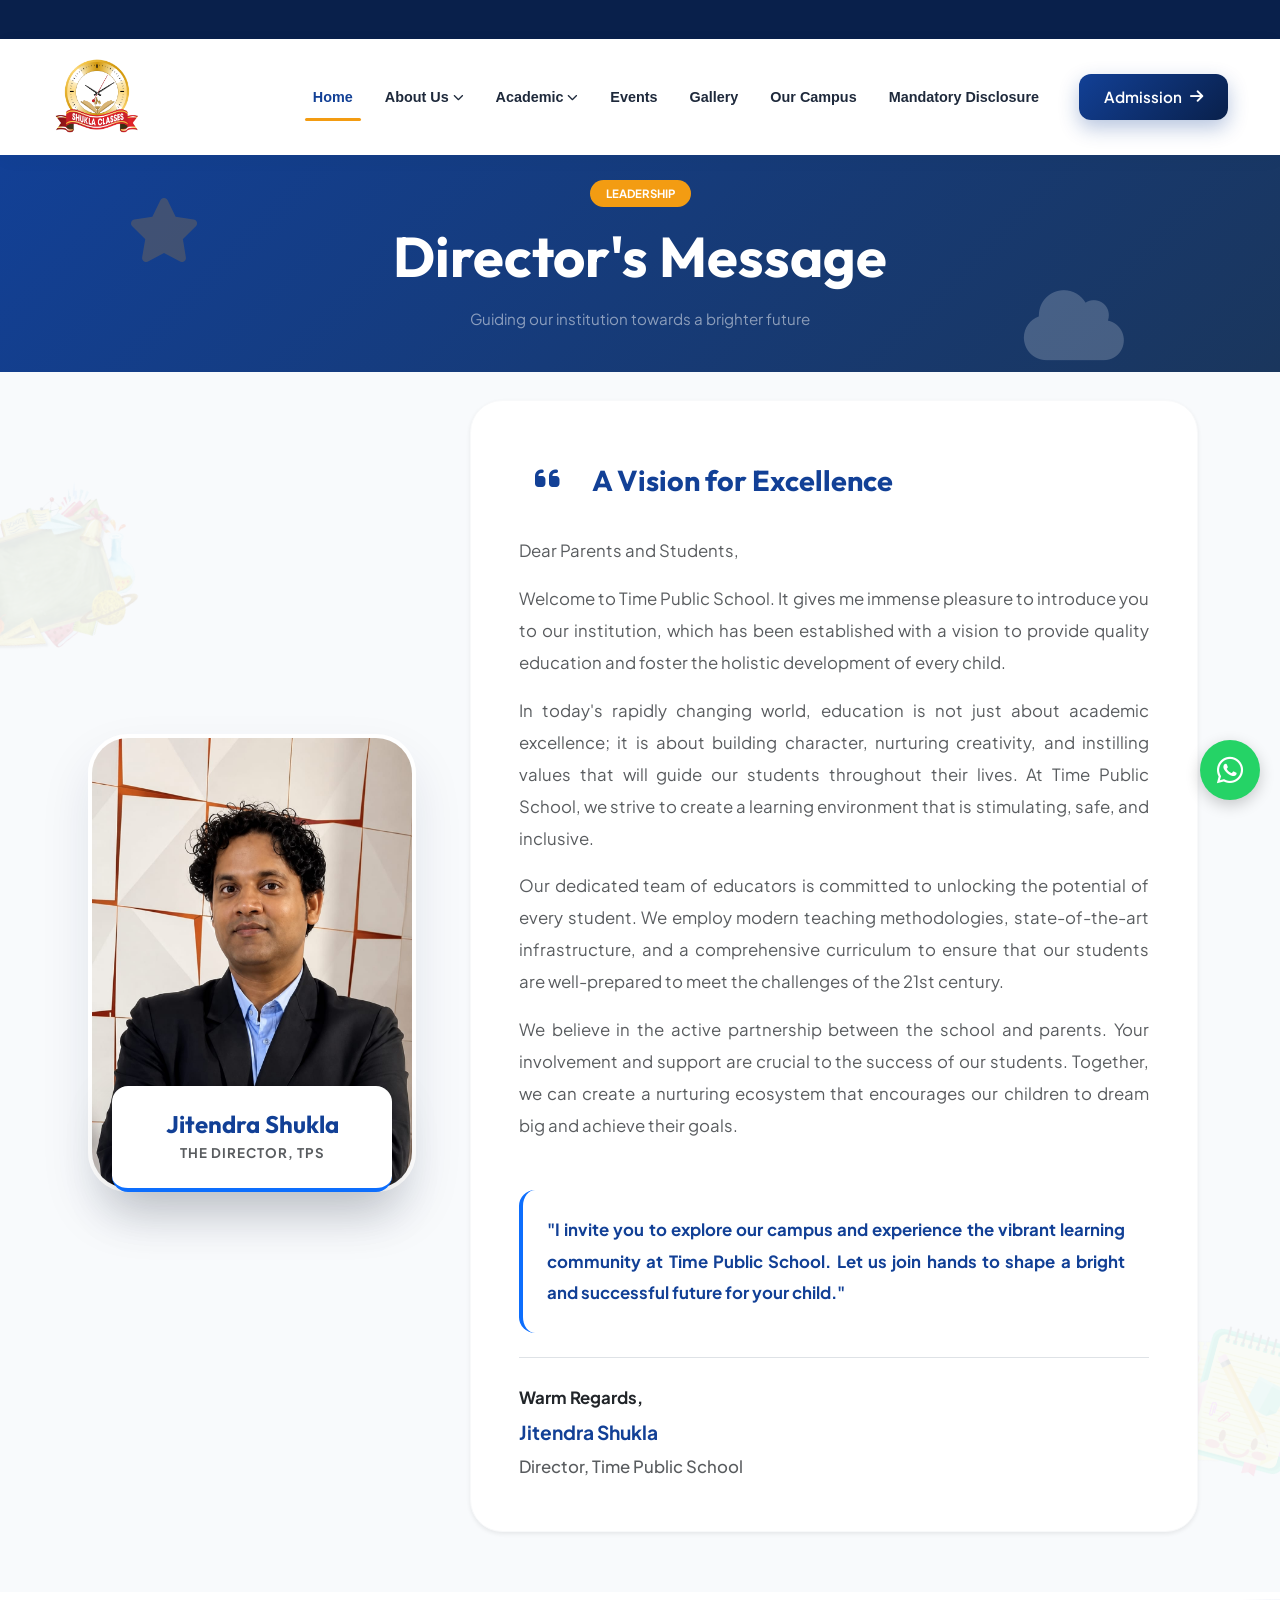
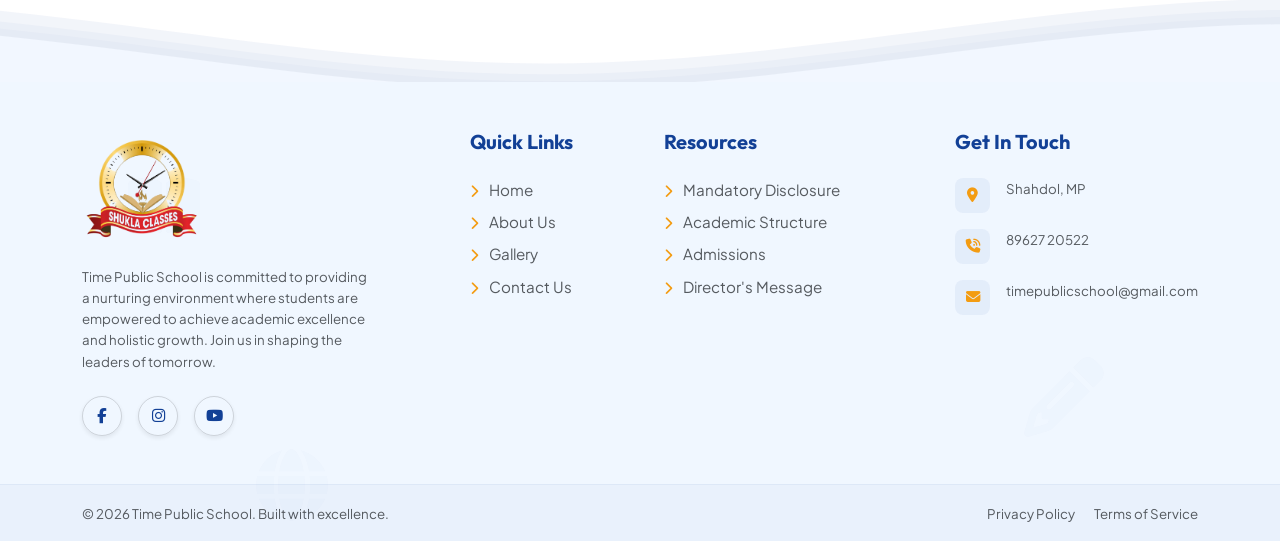
<file: director.html>
<!DOCTYPE html>
<html lang="en">
<head>
    <meta charset="UTF-8">
    <meta name="viewport" content="width=device-width, initial-scale=1.0">
    <title>Director's Message | Time Public School</title>
    
    <!-- Bootstrap CSS -->
    <link href="https://cdn.jsdelivr.net/npm/bootstrap@5.3.0/dist/css/bootstrap.min.css" rel="stylesheet">
    <!-- FontAwesome -->
    <link rel="stylesheet" href="https://cdnjs.cloudflare.com/ajax/libs/font-awesome/6.4.0/css/all.min.css">
    <!-- Custom CSS -->
    <link rel="stylesheet" href="assets/css/style.css">
</head>
<body>
    <!-- Preloader -->
    <div id="preloader">
        <!-- Background Assets -->
        <div class="preloader-bg-icons">
            <img src="assets/images/icons/1.png" class="pre-icon pre-icon-1">
            <img src="assets/images/icons/2.png" class="pre-icon pre-icon-2">
            <img src="assets/images/icons/3.png" class="pre-icon pre-icon-3">
            <img src="assets/images/icons/4.png" class="pre-icon pre-icon-4">
            <img src="assets/images/icons/5.png" class="pre-icon pre-icon-5">
            <img src="assets/images/icons/6.png" class="pre-icon pre-icon-6">
            <img src="assets/images/icons/7.png" class="pre-icon pre-icon-7">
            <img src="assets/images/icons/8.png" class="pre-icon pre-icon-8">
            <img src="assets/images/icons/9.png" class="pre-icon pre-icon-9">
            <img src="assets/images/icons/10.png" class="pre-icon pre-icon-10">
        </div>
        <div class="loader">
            <div class="loader-img">
                <img src="assets/images/logo.png" alt="Logo">
            </div>
            <div class="loader-line"></div>
        </div>
    </div>


    

    <!-- Ticker -->
    <div class="ticker">
        <div class="ticker-wrap">
            <div class="ticker-move">
                <i class="fas fa-bullhorn me-2 text-secondary"></i> Admissions Open for Session 2025-26 &nbsp;&nbsp;&nbsp;&nbsp;&nbsp;|&nbsp;&nbsp;&nbsp;&nbsp;&nbsp; 
                <i class="fas fa-trophy me-2 text-secondary"></i> Congratulations to our State and District Toppers! &nbsp;&nbsp;&nbsp;&nbsp;&nbsp;|&nbsp;&nbsp;&nbsp;&nbsp;&nbsp; 
                <i class="fas fa-star me-2 text-secondary"></i> Best English Medium School in Shahdol Region
            </div>
        </div>
    </div>

    <!-- Header / Navbar -->
    <nav class="navbar navbar-expand-lg sticky-top">
        <div class="container">
            <a class="navbar-brand" href="index.html">
                <img src="assets/images/logo.png" alt="Time Public School" class="logo-transparent">
            </a>
                        <div class="d-flex align-items-center">
                <!-- Mobile Call Icon -->
                <a href="tel:8962720522" class="d-lg-none me-3 mobile-call-btn">
                    <i class="fas fa-phone-volume"></i>
                </a>
                <button class="navbar-toggler border-0" type="button" data-bs-toggle="offcanvas" data-bs-target="#offcanvasNavbar">
                    <i class="fas fa-bars fs-2 text-primary"></i>
                </button>
            </div>
            
            <!-- Mobile Offcanvas Menu -->
            <div class="offcanvas-lg offcanvas-end custom-mobile-menu" tabindex="-1" id="offcanvasNavbar">
                <div class="offcanvas-header d-lg-none mt-2 px-4">
                    <img src="assets/images/logo.png" alt="Time Public School" class="logo-transparent" style="height: 70px !important;">
                    <button type="button" class="btn-close-custom" data-bs-dismiss="offcanvas" aria-label="Close">
                        <i class="fas fa-times"></i>
                    </button>
                </div>
                <div class="offcanvas-body px-4 px-lg-0">
                    <ul class="navbar-nav ms-auto align-items-lg-center custom-nav-list w-100">
                        <li class="nav-item"><a class="nav-link active" href="index.html">Home</a></li>
                        
                        <li class="nav-item dropdown">
                            <a class="nav-link dropdown-toggle" href="#" role="button" data-bs-toggle="dropdown">About Us</a>
                            <ul class="dropdown-menu shadow border-0">
                                <li><a class="dropdown-item py-2" href="about.html">About TPS</a></li>
                                <li><a class="dropdown-item py-2" href="director.html">Director's Message</a></li>
                            </ul>
                        </li>
                        
                        <li class="nav-item dropdown">
                            <a class="nav-link dropdown-toggle" href="#" role="button" data-bs-toggle="dropdown">Academic</a>
                            <ul class="dropdown-menu shadow border-0">
                                <li><a class="dropdown-item py-2" href="academics.html">Academic Structure</a></li>
                            </ul>
                        </li>

                        <li class="nav-item"><a class="nav-link" href="events.html">Events</a></li>
                        <li class="nav-item"><a class="nav-link" href="gallery.html">Gallery</a></li>
                        <li class="nav-item"><a class="nav-link" href="about.html">Our Campus</a></li>
                        <li class="nav-item"><a class="nav-link" href="disclosure.html">Mandatory Disclosure</a></li>
                        
                        <!-- Desktop Admission Button -->
                        <li class="nav-item ms-lg-4 mt-3 mt-lg-0 d-none d-lg-block">
                            <a class="btn btn-theme" href="admissions.html">Admission <i class="fas fa-arrow-right ms-2"></i></a>
                        </li>
                    </ul>
                    
                    <!-- Mobile Contact Info -->
                    <div class="mobile-contact-info mt-4 d-lg-none">
                        <h5 class="fw-bold mb-4 mt-2" style="color: var(--primary);">Contact Info</h5>
                        <div class="d-flex mb-3 align-items-start">
                            <i class="fas fa-map-marker-alt fs-6 mt-1 me-3 text-secondary"></i>
                            <span class="text-muted small fw-medium">Shahdol, MP</span>
                        </div>
                        <div class="d-flex mb-3 align-items-center">
                            <i class="fas fa-envelope fs-6 me-3 text-secondary"></i>
                            <span class="text-muted small fw-medium">timepublicschool@gmail.com</span>
                        </div>
                        <div class="d-flex mb-4 align-items-center">
                            <i class="fas fa-phone-volume fs-6 me-3 text-secondary"></i>
                            <span class="text-muted small fw-medium">89627 20522</span>
                        </div>
                        
                        <a class="btn btn-theme w-100 mb-4 mt-2 rounded-pill" href="admissions.html">Admission <i class="fas fa-arrow-right ms-2"></i></a>
                        
                        
                        <div class="text-center mt-3 mb-2">
                            <img src="assets/images/icons/15.png" alt="Kids" style="width: 80px; margin-right: 10px;">
                            <img src="assets/images/icons/16.png" alt="Bus" style="width: 80px;">
                        </div>
                        <div class="mobile-social-links d-flex gap-3 mb-5">
                            <a href="#" class="social-circle"><i class="fab fa-facebook-f"></i></a>
                            <a href="#" class="social-circle"><i class="fab fa-instagram"></i></a>
                        </div>
                    </div>
                </div>
            </div>
        </div>
    </nav>

    <!-- Page Header -->
    <header class="page-header position-relative overflow-hidden" style="background: linear-gradient(135deg, var(--primary) 0%, #1a365d 100%);">
        <div class="floating-icons-container" style="opacity: 0.2;">
            <i class="fas fa-star bg-icon bg-icon-1" style="color:var(--secondary);"></i>
            <i class="fas fa-cloud bg-icon bg-icon-2" style="color:white;"></i>
        </div>
        <div class="container position-relative z-1 text-center">
            <span class="badge bg-secondary text-white px-3 py-2 rounded-pill mb-3 animate__animated animate__fadeInDown">LEADERSHIP</span>
            <h1 class="display-4 fw-bold text-white mb-0 animate__animated animate__fadeInUp">Director's Message</h1>
            <p class="text-white-50 mt-3 animate__animated animate__fadeInUp animate__delay-1s">Guiding our institution towards a brighter future</p>
        </div>
    </header>

    <!-- Director Content -->
    <section class="section-padding position-relative overflow-hidden" style="background-color: var(--bg-light);">
        <!-- Background Assets -->
        <img src="assets/images/icons/7.png" class="d-none d-lg-block position-absolute" style="top: 100px; left: -50px; width: 200px; opacity: 0.1; transform: rotate(-15deg); animation: float 6s infinite;">
        <img src="assets/images/icons/12.png" class="d-none d-lg-block position-absolute" style="bottom: 100px; right: -50px; width: 180px; opacity: 0.1; transform: rotate(15deg); animation: float 8s infinite;">

        <div class="container position-relative z-1" style="margin-top: -80px;">
            <div class="row align-items-center g-5">
                <div class="col-lg-4 text-center">
                    <div class="position-relative d-inline-block">
                        <div class="cute-card overflow-hidden" style="border-radius: 40px !important;">
                            <img src="assets/images/director pic.jpeg" alt="Director" class="img-fluid" style="width: 100%; height: 450px; object-fit: cover;">
                        </div>
                        <div class="bg-white p-4 rounded-4 shadow-lg position-absolute bottom-0 start-50 translate-middle-x mb-n4 w-100 border-bottom border-primary border-4" style="max-width: 280px; z-index: 2;">
                            <h4 class="mb-1 text-primary fw-bold">Jitendra Shukla</h4>
                            <p class="text-muted small mb-0 fw-bold text-uppercase" style="letter-spacing: 1px;">The Director, TPS</p>
                        </div>
                    </div>
                </div>
                <div class="col-lg-8">
                    <div class="bg-white p-4 p-md-5 rounded-5 shadow-sm border border-light position-relative">
                        <div class="mb-4 d-flex align-items-center gap-3">
                            <div class="bg-tint p-3 rounded-circle text-primary">
                                <i class="fas fa-quote-left fs-3"></i>
                            </div>
                            <h2 class="fw-bold mb-0 text-primary" style="font-size: 1.8rem;">A Vision for Excellence</h2>
                        </div>
                        
                        <div class="text-muted" style="text-align: justify; font-size: 1.05rem; line-height: 1.9;">
                            <p>Dear Parents and Students,</p>
                            <p>Welcome to Time Public School. It gives me immense pleasure to introduce you to our institution, which has been established with a vision to provide quality education and foster the holistic development of every child.</p>
                            <p>In today's rapidly changing world, education is not just about academic excellence; it is about building character, nurturing creativity, and instilling values that will guide our students throughout their lives. At Time Public School, we strive to create a learning environment that is stimulating, safe, and inclusive.</p>
                            <p>Our dedicated team of educators is committed to unlocking the potential of every student. We employ modern teaching methodologies, state-of-the-art infrastructure, and a comprehensive curriculum to ensure that our students are well-prepared to meet the challenges of the 21st century.</p>
                            <p>We believe in the active partnership between the school and parents. Your involvement and support are crucial to the success of our students. Together, we can create a nurturing ecosystem that encourages our children to dream big and achieve their goals.</p>
                            <div class="mt-5 p-4 rounded-4 bg-tint border-start border-primary border-4">
                                <p class="mb-0 fw-bold text-primary italic">"I invite you to explore our campus and experience the vibrant learning community at Time Public School. Let us join hands to shape a bright and successful future for your child."</p>
                            </div>
                            <div class="mt-4 pt-4 border-top">
                                <p class="mb-0 fw-bold text-dark">Warm Regards,</p>
                                <p class="mb-0 text-primary fw-bold" style="font-size: 1.2rem;">Jitendra Shukla</p>
                                <p class="text-muted mb-0 fw-medium">Director, Time Public School</p>
                            </div>
                        </div>
                    </div>
                </div>
            </div>
        </div>
    </section>

    <!-- Shared Footer Area with Multi-Waves -->
    <div class="multi-waves-container">
        <svg class="multi-waves" xmlns="http://www.w3.org/2000/svg" xmlns:xlink="http://www.w3.org/1999/xlink"
        viewBox="0 24 150 28" preserveAspectRatio="none" shape-rendering="auto">
            <defs>
                <path id="gentle-wave" d="M-160 44c30 0 58-18 88-18s 58 18 88 18 58-18 88-18 58 18 88 18 v44h-352z" />
            </defs>
            <g class="parallax-waves">
                <use xlink:href="#gentle-wave" x="48" y="0" fill="rgba(18, 64, 150, 0.05)" />
                <use xlink:href="#gentle-wave" x="48" y="3" fill="rgba(18, 64, 150, 0.03)" />
                <use xlink:href="#gentle-wave" x="48" y="5" fill="rgba(18, 64, 150, 0.02)" />
                <use xlink:href="#gentle-wave" x="48" y="7" fill="rgba(242, 247, 255, 1)" />
            </g>
        </svg>
    </div>
    
    <!-- Footer Section -->
    <footer class="footer-new pt-5 position-relative overflow-hidden">
        <!-- Background Icons in Footer -->
        <div class="floating-icons-container" style="opacity: 0.3;">
            <i class="fas fa-book-open bg-icon bg-icon-1"></i>
            <i class="fas fa-pencil-alt bg-icon bg-icon-2"></i>
            <i class="fas fa-globe bg-icon bg-icon-4"></i>
        </div>

        <div class="container position-relative z-1 pb-5">
            <div class="row g-5">
                <!-- Brand -->
                <div class="col-lg-4 col-md-6 text-center text-md-start">
                    <div class="mb-3">
                        <img src="assets/images/logo.png" alt="Logo" class="logo-transparent" style="height: 120px !important;">
                    </div>
                    <p class="text-muted small pe-lg-5">Time Public School is committed to providing a nurturing environment where students are empowered to achieve academic excellence and holistic growth. Join us in shaping the leaders of tomorrow.</p>
                    <div class="d-flex gap-3 justify-content-center justify-content-md-start mt-4">
                        <a href="#" class="social-circle shadow-sm"><i class="fab fa-facebook-f"></i></a>
                        <a href="#" class="social-circle shadow-sm"><i class="fab fa-instagram"></i></a>
                        <a href="#" class="social-circle shadow-sm"><i class="fab fa-youtube"></i></a>
                    </div>
                </div>
                
                <!-- Quick Links -->
                <div class="col-lg-2 col-md-6">
                    <h5 class="fw-bold mb-4 text-primary">Quick Links</h5>
                    <ul class="list-unstyled footer-links-new">
                        <li class="mb-2"><a href="index.html" class="text-decoration-none text-muted small"><i class="fas fa-chevron-right text-secondary me-2 small"></i> Home</a></li>
                        <li class="mb-2"><a href="about.html" class="text-decoration-none text-muted small"><i class="fas fa-chevron-right text-secondary me-2 small"></i> About Us</a></li>
                        <li class="mb-2"><a href="gallery.html" class="text-decoration-none text-muted small"><i class="fas fa-chevron-right text-secondary me-2 small"></i> Gallery</a></li>
                        <li class="mb-2"><a href="contact.html" class="text-decoration-none text-muted small"><i class="fas fa-chevron-right text-secondary me-2 small"></i> Contact Us</a></li>
                    </ul>
                </div>
                
                <!-- Resources -->
                <div class="col-lg-3 col-md-6">
                    <h5 class="fw-bold mb-4 text-primary">Resources</h5>
                    <ul class="list-unstyled footer-links-new">
                        <li class="mb-2"><a href="disclosure.html" class="text-decoration-none text-muted small"><i class="fas fa-chevron-right text-secondary me-2 small"></i> Mandatory Disclosure</a></li>
                        <li class="mb-2"><a href="academics.html" class="text-decoration-none text-muted small"><i class="fas fa-chevron-right text-secondary me-2 small"></i> Academic Structure</a></li>
                        <li class="mb-2"><a href="admissions.html" class="text-decoration-none text-muted small"><i class="fas fa-chevron-right text-secondary me-2 small"></i> Admissions</a></li>
                        <li class="mb-2"><a href="director.html" class="text-decoration-none text-muted small"><i class="fas fa-chevron-right text-secondary me-2 small"></i> Director's Message</a></li>
                    </ul>
                </div>
                
                <!-- Contact Info -->
                <div class="col-lg-3 col-md-6">
                    <h5 class="fw-bold mb-4 text-primary">Get In Touch</h5>
                    <div class="d-flex mb-3">
                        <div class="footer-icon-wrap me-3">
                            <i class="fas fa-map-marker-alt text-secondary"></i>
                        </div>
                        <span class="text-muted small">Shahdol, MP</span>
                    </div>
                    <div class="d-flex mb-3">
                        <div class="footer-icon-wrap me-3">
                            <i class="fas fa-phone-volume text-secondary"></i>
                        </div>
                        <span class="text-muted small">89627 20522</span>
                    </div>
                    <div class="d-flex">
                        <div class="footer-icon-wrap me-3">
                            <i class="fas fa-envelope text-secondary"></i>
                        </div>
                        <span class="text-muted small">timepublicschool@gmail.com</span>
                    </div>
                </div>
            </div>
        </div>
        
        <!-- Bottom Bar -->
        <div class="footer-bottom py-3" style="background: rgba(18, 64, 150, 0.03); border-top: 1px solid rgba(18, 64, 150, 0.05);">
            <div class="container">
                <div class="row align-items-center">
                    <div class="col-md-6 text-center text-md-start">
                        <p class="mb-0 text-muted small">© 2026 Time Public School. Built with excellence.</p>
                    </div>
                    <div class="col-md-6 text-center text-md-end mt-2 mt-md-0">
                        <a href="#" class="text-muted text-decoration-none small me-3">Privacy Policy</a>
                        <a href="#" class="text-muted text-decoration-none small">Terms of Service</a>
                    </div>
                </div>
            </div>
        </div>
        
        <!-- Scroll to top button -->
        <a href="#" class="scroll-top-btn" id="scrollTopBtn">
            <i class="fas fa-arrow-up"></i>
        </a>
    </footer>

    <!-- WhatsApp Floating Button -->
    <a href="https://wa.me/918962720522?text=Hello%21%20I%27m%20interested%20in%20Time%20Public%20School.%20Please%20provide%20more%20information." class="whatsapp-btn" target="_blank">
        <i class="fab fa-whatsapp"></i>
    </a>

    <!-- Bootstrap JS -->
    <script src="https://cdn.jsdelivr.net/npm/bootstrap@5.3.0/dist/js/bootstrap.bundle.min.js"></script>
    <script src="assets/js/script.js"></script>
</body>
</html>
</file>
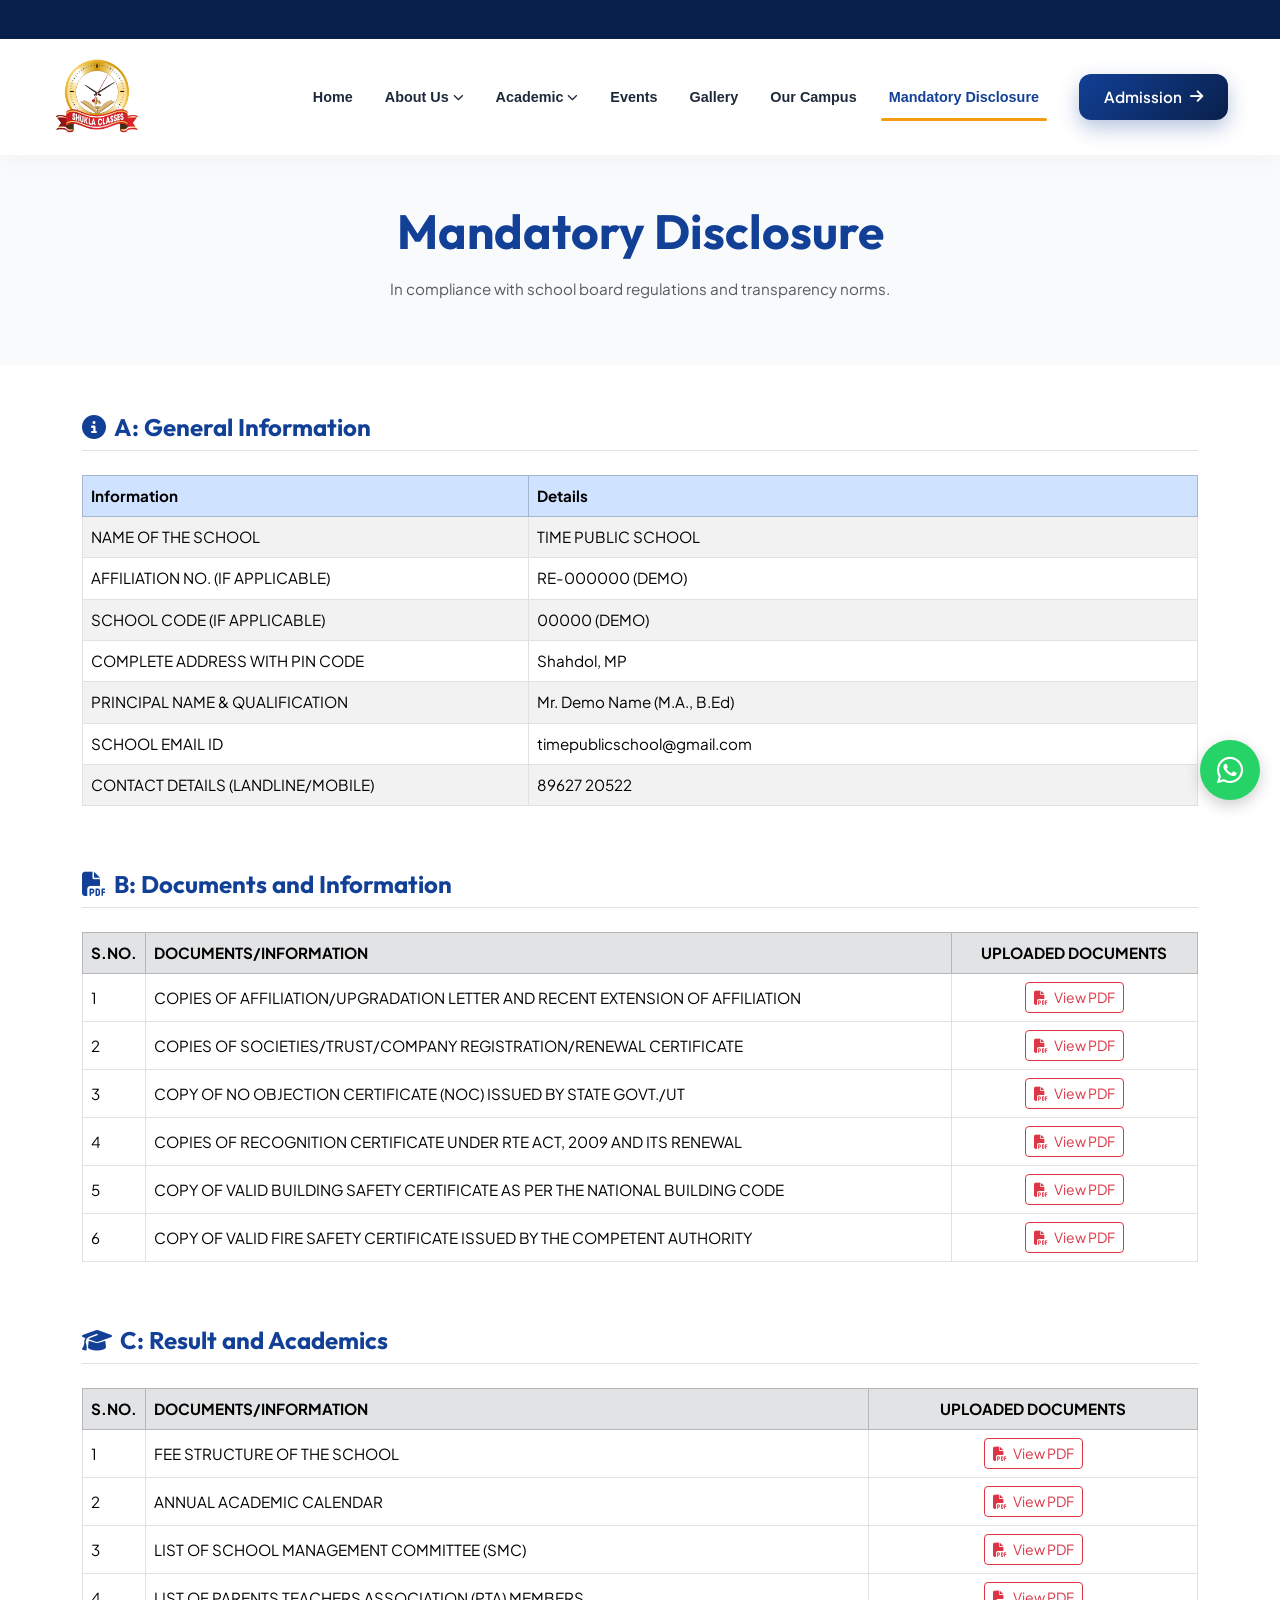
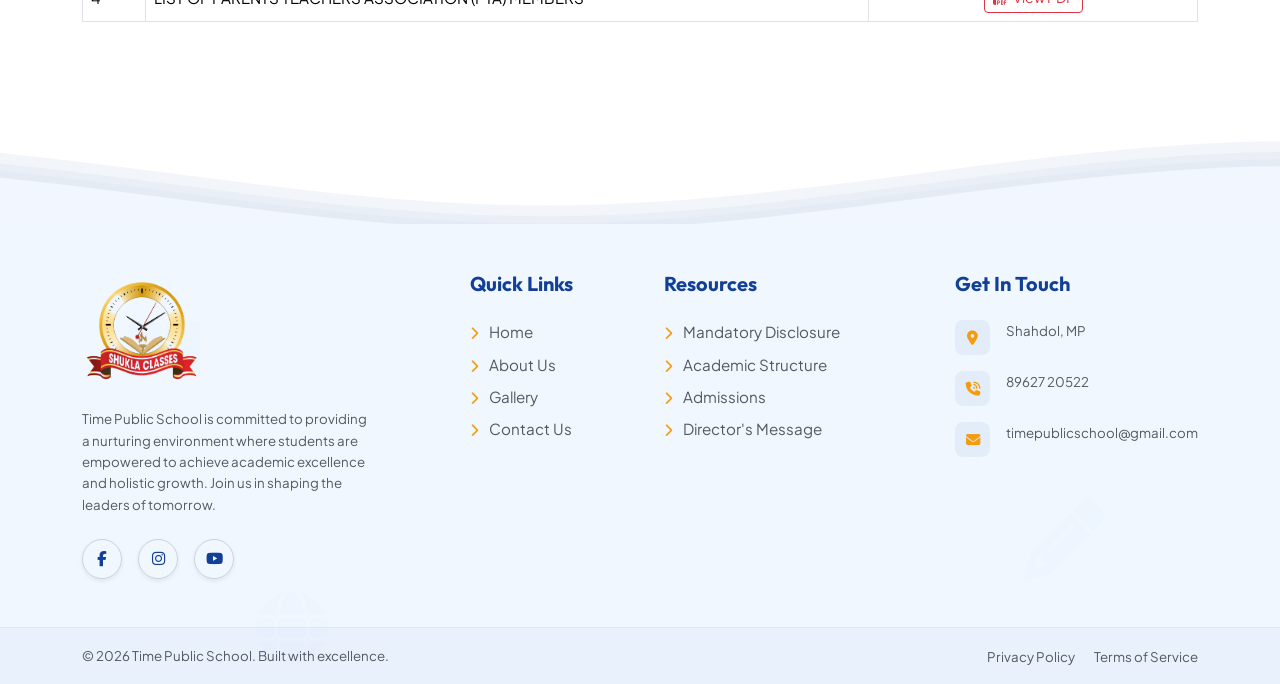
<file: disclosure.html>
<!DOCTYPE html>
<html lang="en">
<head>
    <meta charset="UTF-8">
    <meta name="viewport" content="width=device-width, initial-scale=1.0">
    <title>Mandatory Disclosure | Time Public School</title>
    
    <!-- Bootstrap CSS -->
    <link href="https://cdn.jsdelivr.net/npm/bootstrap@5.3.0/dist/css/bootstrap.min.css" rel="stylesheet">
    <!-- FontAwesome -->
    <link rel="stylesheet" href="https://cdnjs.cloudflare.com/ajax/libs/font-awesome/6.4.0/css/all.min.css">
    <!-- Custom CSS -->
    <link rel="stylesheet" href="assets/css/style.css">
</head>
<body>
    <!-- Preloader -->
    <div id="preloader">
        <!-- Background Assets -->
        <div class="preloader-bg-icons">
            <img src="assets/images/icons/1.png" class="pre-icon pre-icon-1">
            <img src="assets/images/icons/2.png" class="pre-icon pre-icon-2">
            <img src="assets/images/icons/3.png" class="pre-icon pre-icon-3">
            <img src="assets/images/icons/4.png" class="pre-icon pre-icon-4">
            <img src="assets/images/icons/5.png" class="pre-icon pre-icon-5">
            <img src="assets/images/icons/6.png" class="pre-icon pre-icon-6">
            <img src="assets/images/icons/7.png" class="pre-icon pre-icon-7">
            <img src="assets/images/icons/8.png" class="pre-icon pre-icon-8">
            <img src="assets/images/icons/9.png" class="pre-icon pre-icon-9">
            <img src="assets/images/icons/10.png" class="pre-icon pre-icon-10">
        </div>
        <div class="loader">
            <div class="loader-img">
                <img src="assets/images/logo.png" alt="Logo">
            </div>
            <div class="loader-line"></div>
        </div>
    </div>


    <!-- Ticker -->
    <div class="ticker">
        <div class="ticker-wrap">
            <div class="ticker-move">
                <i class="fas fa-bullhorn me-2 text-secondary"></i> Admissions Open for Session 2025-26 &nbsp;&nbsp;&nbsp;&nbsp;&nbsp;|&nbsp;&nbsp;&nbsp;&nbsp;&nbsp; 
                <i class="fas fa-trophy me-2 text-secondary"></i> Congratulations to our State and District Toppers! &nbsp;&nbsp;&nbsp;&nbsp;&nbsp;|&nbsp;&nbsp;&nbsp;&nbsp;&nbsp; 
                <i class="fas fa-star me-2 text-secondary"></i> Best English Medium School in Shahdol Region
            </div>
        </div>
    </div>

    <!-- Header -->
    <nav class="navbar navbar-expand-lg sticky-top">
        <div class="container">
            <a class="navbar-brand" href="index.html">
                <img src="assets/images/logo.png" alt="Time Public School" class="logo-transparent">
            </a>
            <div class="d-flex align-items-center">
                <!-- Mobile Call Icon -->
                <a href="tel:8962720522" class="d-lg-none me-3 mobile-call-btn">
                    <i class="fas fa-phone-volume"></i>
                </a>
                <button class="navbar-toggler border-0" type="button" data-bs-toggle="offcanvas" data-bs-target="#offcanvasNavbar">
                    <i class="fas fa-bars fs-2 text-primary"></i>
                </button>
            </div>
            
            <div class="offcanvas-lg offcanvas-end custom-mobile-menu" tabindex="-1" id="offcanvasNavbar">
                <div class="offcanvas-header d-lg-none mt-2 px-4">
                    <img src="assets/images/logo.png" alt="Time Public School" class="logo-transparent" style="height: 70px !important;">
                    <button type="button" class="btn-close-custom" data-bs-dismiss="offcanvas" aria-label="Close">
                        <i class="fas fa-times"></i>
                    </button>
                </div>
                <div class="offcanvas-body px-4 px-lg-0">
                    <ul class="navbar-nav ms-auto align-items-lg-center custom-nav-list w-100">
                        <li class="nav-item"><a class="nav-link" href="index.html">Home</a></li>
                        <li class="nav-item dropdown">
                            <a class="nav-link dropdown-toggle" href="#" role="button" data-bs-toggle="dropdown">About Us</a>
                            <ul class="dropdown-menu shadow border-0">
                                <li><a class="dropdown-item py-2" href="about.html">About TPS</a></li>
                                <li><a class="dropdown-item py-2" href="director.html">Director's Message</a></li>
                            </ul>
                        </li>
                        <li class="nav-item dropdown">
                            <a class="nav-link dropdown-toggle" href="#" role="button" data-bs-toggle="dropdown">Academic</a>
                            <ul class="dropdown-menu shadow border-0">
                                <li><a class="dropdown-item py-2" href="academics.html">Academic Structure</a></li>
                            </ul>
                        </li>
                        <li class="nav-item"><a class="nav-link" href="events.html">Events</a></li>
                        <li class="nav-item"><a class="nav-link" href="gallery.html">Gallery</a></li>
                        <li class="nav-item"><a class="nav-link" href="about.html">Our Campus</a></li>
                        <li class="nav-item"><a class="nav-link active" href="disclosure.html">Mandatory Disclosure</a></li>
                        <li class="nav-item ms-lg-4 d-none d-lg-block">
                            <a class="btn btn-theme" href="admissions.html">Admission <i class="fas fa-arrow-right ms-2"></i></a>
                        </li>
                    </ul>
                </div>
            </div>
        </div>
    </nav>

    <!-- Page Header -->
    <header class="section-padding bg-light text-center py-5">
        <div class="container">
            <h1 class="display-5 fw-bold text-primary mb-3">Mandatory Disclosure</h1>
            <p class="text-muted">In compliance with school board regulations and transparency norms.</p>
        </div>
    </header>

    <!-- Content Section -->
    <section class="section-padding py-5">
        <div class="container">
            
            <!-- A. General Information -->
            <div class="mb-5">
                <h4 class="text-primary border-bottom pb-2 mb-4"><i class="fas fa-info-circle me-2"></i>A: General Information</h4>
                <div class="table-responsive">
                    <table class="table table-bordered table-striped align-middle">
                        <thead class="table-primary">
                            <tr>
                                <th style="width: 40%;">Information</th>
                                <th>Details</th>
                            </tr>
                        </thead>
                        <tbody>
                            <tr>
                                <td>NAME OF THE SCHOOL</td>
                                <td>TIME PUBLIC SCHOOL</td>
                            </tr>
                            <tr>
                                <td>AFFILIATION NO. (IF APPLICABLE)</td>
                                <td>RE-000000 (DEMO)</td>
                            </tr>
                            <tr>
                                <td>SCHOOL CODE (IF APPLICABLE)</td>
                                <td>00000 (DEMO)</td>
                            </tr>
                            <tr>
                                <td>COMPLETE ADDRESS WITH PIN CODE</td>
                                <td>Shahdol, MP</td>
                            </tr>
                            <tr>
                                <td>PRINCIPAL NAME & QUALIFICATION</td>
                                <td>Mr. Demo Name (M.A., B.Ed)</td>
                            </tr>
                            <tr>
                                <td>SCHOOL EMAIL ID</td>
                                <td>timepublicschool@gmail.com</td>
                            </tr>
                            <tr>
                                <td>CONTACT DETAILS (LANDLINE/MOBILE)</td>
                                <td>89627 20522</td>
                            </tr>
                        </tbody>
                    </table>
                </div>
            </div>

            <!-- B. Documents and Information -->
            <div class="mb-5">
                <h4 class="text-primary border-bottom pb-2 mb-4"><i class="fas fa-file-pdf me-2"></i>B: Documents and Information</h4>
                <div class="table-responsive">
                    <table class="table table-bordered align-middle">
                        <thead class="table-secondary">
                            <tr>
                                <th style="width: 5%;">S.NO.</th>
                                <th>DOCUMENTS/INFORMATION</th>
                                <th class="text-center">UPLOADED DOCUMENTS</th>
                            </tr>
                        </thead>
                        <tbody>
                            <tr>
                                <td>1</td>
                                <td>COPIES OF AFFILIATION/UPGRADATION LETTER AND RECENT EXTENSION OF AFFILIATION</td>
                                <td class="text-center"><a href="#" class="btn btn-outline-danger btn-sm"><i class="fas fa-file-pdf me-1"></i> View PDF</a></td>
                            </tr>
                            <tr>
                                <td>2</td>
                                <td>COPIES OF SOCIETIES/TRUST/COMPANY REGISTRATION/RENEWAL CERTIFICATE</td>
                                <td class="text-center"><a href="#" class="btn btn-outline-danger btn-sm"><i class="fas fa-file-pdf me-1"></i> View PDF</a></td>
                            </tr>
                            <tr>
                                <td>3</td>
                                <td>COPY OF NO OBJECTION CERTIFICATE (NOC) ISSUED BY STATE GOVT./UT</td>
                                <td class="text-center"><a href="#" class="btn btn-outline-danger btn-sm"><i class="fas fa-file-pdf me-1"></i> View PDF</a></td>
                            </tr>
                            <tr>
                                <td>4</td>
                                <td>COPIES OF RECOGNITION CERTIFICATE UNDER RTE ACT, 2009 AND ITS RENEWAL</td>
                                <td class="text-center"><a href="#" class="btn btn-outline-danger btn-sm"><i class="fas fa-file-pdf me-1"></i> View PDF</a></td>
                            </tr>
                            <tr>
                                <td>5</td>
                                <td>COPY OF VALID BUILDING SAFETY CERTIFICATE AS PER THE NATIONAL BUILDING CODE</td>
                                <td class="text-center"><a href="#" class="btn btn-outline-danger btn-sm"><i class="fas fa-file-pdf me-1"></i> View PDF</a></td>
                            </tr>
                            <tr>
                                <td>6</td>
                                <td>COPY OF VALID FIRE SAFETY CERTIFICATE ISSUED BY THE COMPETENT AUTHORITY</td>
                                <td class="text-center"><a href="#" class="btn btn-outline-danger btn-sm"><i class="fas fa-file-pdf me-1"></i> View PDF</a></td>
                            </tr>
                        </tbody>
                    </table>
                </div>
            </div>

            <!-- C. Result and Academics -->
            <div class="mb-5">
                <h4 class="text-primary border-bottom pb-2 mb-4"><i class="fas fa-graduation-cap me-2"></i>C: Result and Academics</h4>
                <div class="table-responsive">
                    <table class="table table-bordered align-middle">
                        <thead class="table-secondary">
                            <tr>
                                <th style="width: 5%;">S.NO.</th>
                                <th>DOCUMENTS/INFORMATION</th>
                                <th class="text-center">UPLOADED DOCUMENTS</th>
                            </tr>
                        </thead>
                        <tbody>
                            <tr>
                                <td>1</td>
                                <td>FEE STRUCTURE OF THE SCHOOL</td>
                                <td class="text-center"><a href="#" class="btn btn-outline-danger btn-sm"><i class="fas fa-file-pdf me-1"></i> View PDF</a></td>
                            </tr>
                            <tr>
                                <td>2</td>
                                <td>ANNUAL ACADEMIC CALENDAR</td>
                                <td class="text-center"><a href="#" class="btn btn-outline-danger btn-sm"><i class="fas fa-file-pdf me-1"></i> View PDF</a></td>
                            </tr>
                            <tr>
                                <td>3</td>
                                <td>LIST OF SCHOOL MANAGEMENT COMMITTEE (SMC)</td>
                                <td class="text-center"><a href="#" class="btn btn-outline-danger btn-sm"><i class="fas fa-file-pdf me-1"></i> View PDF</a></td>
                            </tr>
                            <tr>
                                <td>4</td>
                                <td>LIST OF PARENTS TEACHERS ASSOCIATION (PTA) MEMBERS</td>
                                <td class="text-center"><a href="#" class="btn btn-outline-danger btn-sm"><i class="fas fa-file-pdf me-1"></i> View PDF</a></td>
                            </tr>
                        </tbody>
                    </table>
                </div>
            </div>

        </div>
    </section>

    <!-- Shared Footer Area with Multi-Waves -->
    <div class="multi-waves-container">
        <svg class="multi-waves" xmlns="http://www.w3.org/2000/svg" xmlns:xlink="http://www.w3.org/1999/xlink"
        viewBox="0 24 150 28" preserveAspectRatio="none" shape-rendering="auto">
            <defs>
                <path id="gentle-wave" d="M-160 44c30 0 58-18 88-18s 58 18 88 18 58-18 88-18 58 18 88 18 v44h-352z" />
            </defs>
            <g class="parallax-waves">
                <use xlink:href="#gentle-wave" x="48" y="0" fill="rgba(18, 64, 150, 0.05)" />
                <use xlink:href="#gentle-wave" x="48" y="3" fill="rgba(18, 64, 150, 0.03)" />
                <use xlink:href="#gentle-wave" x="48" y="5" fill="rgba(18, 64, 150, 0.02)" />
                <use xlink:href="#gentle-wave" x="48" y="7" fill="rgba(242, 247, 255, 1)" />
            </g>
        </svg>
    </div>
    
    <!-- Footer Section -->
    <footer class="footer-new pt-5 position-relative overflow-hidden">
        <!-- Background Icons in Footer -->
        <div class="floating-icons-container" style="opacity: 0.3;">
            <i class="fas fa-book-open bg-icon bg-icon-1"></i>
            <i class="fas fa-pencil-alt bg-icon bg-icon-2"></i>
            <i class="fas fa-globe bg-icon bg-icon-4"></i>
        </div>

        <div class="container position-relative z-1 pb-5">
            <div class="row g-5">
                <!-- Brand -->
                <div class="col-lg-4 col-md-6 text-center text-md-start">
                    <div class="mb-3">
                        <img src="assets/images/logo.png" alt="Logo" class="logo-transparent" style="height: 120px !important;">
                    </div>
                    <p class="text-muted small pe-lg-5">Time Public School is committed to providing a nurturing environment where students are empowered to achieve academic excellence and holistic growth. Join us in shaping the leaders of tomorrow.</p>
                    <div class="d-flex gap-3 justify-content-center justify-content-md-start mt-4">
                        <a href="#" class="social-circle shadow-sm"><i class="fab fa-facebook-f"></i></a>
                        <a href="#" class="social-circle shadow-sm"><i class="fab fa-instagram"></i></a>
                        <a href="#" class="social-circle shadow-sm"><i class="fab fa-youtube"></i></a>
                    </div>
                </div>
                
                <!-- Quick Links -->
                <div class="col-lg-2 col-md-6">
                    <h5 class="fw-bold mb-4 text-primary">Quick Links</h5>
                    <ul class="list-unstyled footer-links-new">
                        <li class="mb-2"><a href="index.html" class="text-decoration-none text-muted small"><i class="fas fa-chevron-right text-secondary me-2 small"></i> Home</a></li>
                        <li class="mb-2"><a href="about.html" class="text-decoration-none text-muted small"><i class="fas fa-chevron-right text-secondary me-2 small"></i> About Us</a></li>
                        <li class="mb-2"><a href="gallery.html" class="text-decoration-none text-muted small"><i class="fas fa-chevron-right text-secondary me-2 small"></i> Gallery</a></li>
                        <li class="mb-2"><a href="contact.html" class="text-decoration-none text-muted small"><i class="fas fa-chevron-right text-secondary me-2 small"></i> Contact Us</a></li>
                    </ul>
                </div>
                
                <!-- Resources -->
                <div class="col-lg-3 col-md-6">
                    <h5 class="fw-bold mb-4 text-primary">Resources</h5>
                    <ul class="list-unstyled footer-links-new">
                        <li class="mb-2"><a href="disclosure.html" class="text-decoration-none text-muted small"><i class="fas fa-chevron-right text-secondary me-2 small"></i> Mandatory Disclosure</a></li>
                        <li class="mb-2"><a href="academics.html" class="text-decoration-none text-muted small"><i class="fas fa-chevron-right text-secondary me-2 small"></i> Academic Structure</a></li>
                        <li class="mb-2"><a href="admissions.html" class="text-decoration-none text-muted small"><i class="fas fa-chevron-right text-secondary me-2 small"></i> Admissions</a></li>
                        <li class="mb-2"><a href="director.html" class="text-decoration-none text-muted small"><i class="fas fa-chevron-right text-secondary me-2 small"></i> Director's Message</a></li>
                    </ul>
                </div>
                
                <!-- Contact Info -->
                <div class="col-lg-3 col-md-6">
                    <h5 class="fw-bold mb-4 text-primary">Get In Touch</h5>
                    <div class="d-flex mb-3">
                        <div class="footer-icon-wrap me-3">
                            <i class="fas fa-map-marker-alt text-secondary"></i>
                        </div>
                        <span class="text-muted small">Shahdol, MP</span>
                    </div>
                    <div class="d-flex mb-3">
                        <div class="footer-icon-wrap me-3">
                            <i class="fas fa-phone-volume text-secondary"></i>
                        </div>
                        <span class="text-muted small">89627 20522</span>
                    </div>
                    <div class="d-flex">
                        <div class="footer-icon-wrap me-3">
                            <i class="fas fa-envelope text-secondary"></i>
                        </div>
                        <span class="text-muted small">timepublicschool@gmail.com</span>
                    </div>
                </div>
            </div>
        </div>
        
        <!-- Bottom Bar -->
        <div class="footer-bottom py-3" style="background: rgba(18, 64, 150, 0.03); border-top: 1px solid rgba(18, 64, 150, 0.05);">
            <div class="container">
                <div class="row align-items-center">
                    <div class="col-md-6 text-center text-md-start">
                        <p class="mb-0 text-muted small">© 2026 Time Public School. Built with excellence.</p>
                    </div>
                    <div class="col-md-6 text-center text-md-end mt-2 mt-md-0">
                        <a href="#" class="text-muted text-decoration-none small me-3">Privacy Policy</a>
                        <a href="#" class="text-muted text-decoration-none small">Terms of Service</a>
                    </div>
                </div>
            </div>
        </div>
        
        <!-- Scroll to top button -->
        <a href="#" class="scroll-top-btn" id="scrollTopBtn">
            <i class="fas fa-arrow-up"></i>
        </a>
    </footer>

    <!-- WhatsApp Floating Button -->
    <a href="https://wa.me/918962720522?text=Hello%21%20I%27m%20interested%20in%20Time%20Public%20School.%20Please%20provide%20more%20information." class="whatsapp-btn" target="_blank">
        <i class="fab fa-whatsapp"></i>
    </a>

    <!-- Bootstrap JS -->
    <script src="https://cdn.jsdelivr.net/npm/bootstrap@5.3.0/dist/js/bootstrap.bundle.min.js"></script>
    <script src="assets/js/script.js"></script>
</body>
</html>
</file>
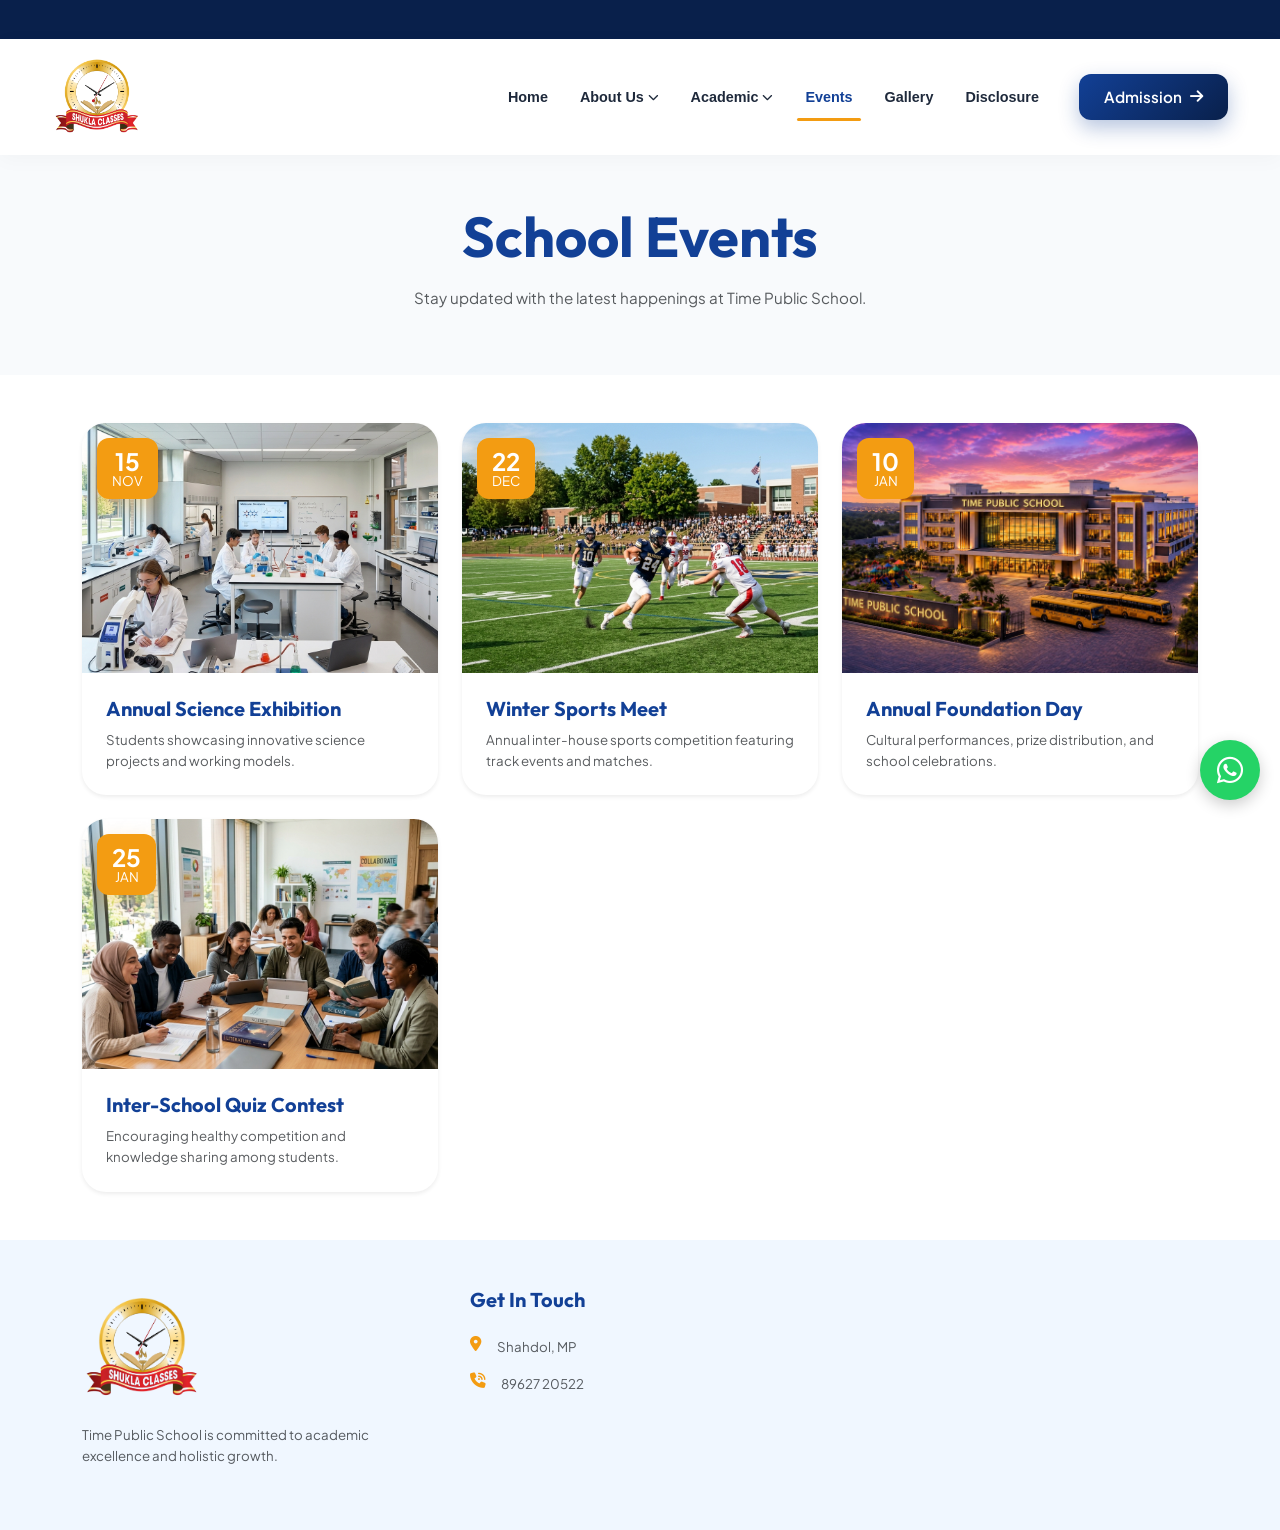
<file: events.html>
<!DOCTYPE html>
<html lang="en">
<head>
    <meta charset="UTF-8">
    <meta name="viewport" content="width=device-width, initial-scale=1.0">
    <title>School Events | Time Public School</title>
    
    <!-- Bootstrap CSS -->
    <link href="https://cdn.jsdelivr.net/npm/bootstrap@5.3.0/dist/css/bootstrap.min.css" rel="stylesheet">
    <!-- FontAwesome -->
    <link rel="stylesheet" href="https://cdnjs.cloudflare.com/ajax/libs/font-awesome/6.4.0/css/all.min.css">
    <!-- Animate CSS -->
    <link rel="stylesheet" href="https://cdnjs.cloudflare.com/ajax/libs/animate.css/4.1.1/animate.min.css">
    <!-- Custom CSS -->
    <link rel="stylesheet" href="assets/css/style.css">
</head>
<body>
    <!-- Preloader -->
    <div id="preloader">
        <!-- Background Assets -->
        <div class="preloader-bg-icons">
            <img src="assets/images/icons/1.png" class="pre-icon pre-icon-1">
            <img src="assets/images/icons/2.png" class="pre-icon pre-icon-2">
            <img src="assets/images/icons/3.png" class="pre-icon pre-icon-3">
            <img src="assets/images/icons/4.png" class="pre-icon pre-icon-4">
            <img src="assets/images/icons/5.png" class="pre-icon pre-icon-5">
            <img src="assets/images/icons/6.png" class="pre-icon pre-icon-6">
            <img src="assets/images/icons/7.png" class="pre-icon pre-icon-7">
            <img src="assets/images/icons/8.png" class="pre-icon pre-icon-8">
            <img src="assets/images/icons/9.png" class="pre-icon pre-icon-9">
            <img src="assets/images/icons/10.png" class="pre-icon pre-icon-10">
        </div>
        <div class="loader">
            <div class="loader-img">
                <img src="assets/images/logo.png" alt="Logo">
            </div>
            <div class="loader-line"></div>
        </div>
    </div>

    <!-- Ticker -->
    <div class="ticker">
        <div class="ticker-wrap">
            <div class="ticker-move">
                <i class="fas fa-bullhorn me-2 text-secondary"></i> Admissions Open for Session 2025-26 &nbsp;&nbsp;&nbsp;&nbsp;&nbsp;|&nbsp;&nbsp;&nbsp;&nbsp;&nbsp; 
                <i class="fas fa-trophy me-2 text-secondary"></i> Congratulations to our State and District Toppers! &nbsp;&nbsp;&nbsp;&nbsp;&nbsp;|&nbsp;&nbsp;&nbsp;&nbsp;&nbsp; 
                <i class="fas fa-star me-2 text-secondary"></i> Best English Medium School in Shahdol Region
            </div>
        </div>
    </div>

    <!-- Header -->
    <nav class="navbar navbar-expand-lg sticky-top">
        <div class="container">
            <a class="navbar-brand" href="index.html">
                <img src="assets/images/logo.png" alt="Time Public School" class="logo-transparent">
            </a>
            
            <div class="d-flex align-items-center">
                <!-- Mobile Call Icon -->
                <a href="tel:8962720522" class="d-lg-none me-3 mobile-call-btn">
                    <i class="fas fa-phone-volume"></i>
                </a>
                <button class="navbar-toggler border-0" type="button" data-bs-toggle="offcanvas" data-bs-target="#offcanvasNavbar">
                    <i class="fas fa-bars fs-2 text-primary"></i>
                </button>
            </div>
            
            <div class="offcanvas-lg offcanvas-end custom-mobile-menu" tabindex="-1" id="offcanvasNavbar">
                <div class="offcanvas-header d-lg-none mt-2 px-4">
                    <img src="assets/images/logo.png" alt="Time Public School" class="logo-transparent" style="height: 70px !important;">
                    <button type="button" class="btn-close-custom" data-bs-dismiss="offcanvas" aria-label="Close">
                        <i class="fas fa-times"></i>
                    </button>
                </div>
                <div class="offcanvas-body px-4 px-lg-0">
                    <ul class="navbar-nav ms-auto align-items-lg-center custom-nav-list w-100">
                        <li class="nav-item"><a class="nav-link" href="index.html">Home</a></li>
                        <li class="nav-item dropdown">
                            <a class="nav-link dropdown-toggle" href="#" role="button" data-bs-toggle="dropdown">About Us</a>
                            <ul class="dropdown-menu shadow border-0">
                                <li><a class="dropdown-item py-2" href="about.html">About TPS</a></li>
                                <li><a class="dropdown-item py-2" href="director.html">Director's Message</a></li>
                            </ul>
                        </li>
                        <li class="nav-item dropdown">
                            <a class="nav-link dropdown-toggle" href="#" role="button" data-bs-toggle="dropdown">Academic</a>
                            <ul class="dropdown-menu shadow border-0">
                                <li><a class="dropdown-item py-2" href="academics.html">Academic Structure</a></li>
                            </ul>
                        </li>
                        <li class="nav-item"><a class="nav-link active" href="events.html">Events</a></li>
                        <li class="nav-item"><a class="nav-link" href="gallery.html">Gallery</a></li>
                        <li class="nav-item"><a class="nav-link" href="disclosure.html">Disclosure</a></li>
                        <li class="nav-item ms-lg-4 d-none d-lg-block">
                            <a class="btn btn-theme" href="admissions.html">Admission <i class="fas fa-arrow-right ms-2"></i></a>
                        </li>
                    </ul>
                </div>
            </div>
        </div>
    </nav>

    <!-- Page Header -->
    <header class="section-padding bg-light text-center py-5">
        <div class="container">
            <h1 class="display-4 fw-bold text-primary mb-3">School Events</h1>
            <p class="text-muted">Stay updated with the latest happenings at Time Public School.</p>
        </div>
    </header>

    <!-- Events Grid -->
    <section class="section-padding py-5">
        <div class="container">
            <div class="row g-4">
                <!-- Event 1 -->
                <div class="col-lg-4 col-md-6">
                    <div class="card h-100 border-0 shadow-sm event-card rounded-4 overflow-hidden">
                        <div class="position-relative">
                            <img src="assets/images/science_lab_1778566775688.png" class="card-img-top" alt="Science Exhibition" style="height: 250px; object-fit: cover;">
                            <div class="event-date">
                                <span class="d-block fs-4 fw-bold">15</span>
                                <span class="d-block small text-uppercase">Nov</span>
                            </div>
                        </div>
                        <div class="card-body p-4">
                            <h5 class="card-title mb-2"><a href="#" class="text-primary">Annual Science Exhibition</a></h5>
                            <p class="text-muted small mb-0">Students showcasing innovative science projects and working models.</p>
                        </div>
                    </div>
                </div>
                <!-- Event 2 -->
                <div class="col-lg-4 col-md-6">
                    <div class="card h-100 border-0 shadow-sm event-card rounded-4 overflow-hidden">
                        <div class="position-relative">
                            <img src="assets/images/sports_field_1778566792743.png" class="card-img-top" alt="Sports Day" style="height: 250px; object-fit: cover;">
                            <div class="event-date">
                                <span class="d-block fs-4 fw-bold">22</span>
                                <span class="d-block small text-uppercase">Dec</span>
                            </div>
                        </div>
                        <div class="card-body p-4">
                            <h5 class="card-title mb-2"><a href="#" class="text-primary">Winter Sports Meet</a></h5>
                            <p class="text-muted small mb-0">Annual inter-house sports competition featuring track events and matches.</p>
                        </div>
                    </div>
                </div>
                <!-- Event 3 -->
                <div class="col-lg-4 col-md-6">
                    <div class="card h-100 border-0 shadow-sm event-card rounded-4 overflow-hidden">
                        <div class="position-relative">
                            <img src="assets/images/school image.jpeg" class="card-img-top" alt="Annual Function" style="height: 250px; object-fit: cover;">
                            <div class="event-date">
                                <span class="d-block fs-4 fw-bold">10</span>
                                <span class="d-block small text-uppercase">Jan</span>
                            </div>
                        </div>
                        <div class="card-body p-4">
                            <h5 class="card-title mb-2"><a href="#" class="text-primary">Annual Foundation Day</a></h5>
                            <p class="text-muted small mb-0">Cultural performances, prize distribution, and school celebrations.</p>
                        </div>
                    </div>
                </div>
                <!-- Event 4 -->
                <div class="col-lg-4 col-md-6">
                    <div class="card h-100 border-0 shadow-sm event-card rounded-4 overflow-hidden">
                        <div class="position-relative">
                            <img src="assets/images/students_studying_1778566759274.png" class="card-img-top" alt="Quiz Contest" style="height: 250px; object-fit: cover;">
                            <div class="event-date">
                                <span class="d-block fs-4 fw-bold">25</span>
                                <span class="d-block small text-uppercase">Jan</span>
                            </div>
                        </div>
                        <div class="card-body p-4">
                            <h5 class="card-title mb-2"><a href="#" class="text-primary">Inter-School Quiz Contest</a></h5>
                            <p class="text-muted small mb-0">Encouraging healthy competition and knowledge sharing among students.</p>
                        </div>
                    </div>
                </div>
            </div>
        </div>
    </section>

    <!-- Footer Area -->
    <footer class="footer-new pt-5 position-relative overflow-hidden">
        <div class="container position-relative z-1 pb-5">
            <div class="row g-5">
                <div class="col-lg-4 col-md-6 text-center text-md-start">
                    <div class="mb-3">
                        <img src="assets/images/logo.png" alt="Logo" class="logo-transparent" style="height: 120px !important;">
                    </div>
                    <p class="text-muted small">Time Public School is committed to academic excellence and holistic growth.</p>
                </div>
                <div class="col-lg-4 col-md-6">
                    <h5 class="fw-bold mb-4 text-primary">Get In Touch</h5>
                    <div class="d-flex mb-3">
                        <i class="fas fa-map-marker-alt text-secondary me-3"></i>
                        <span class="text-muted small">Shahdol, MP</span>
                    </div>
                    <div class="d-flex mb-3">
                        <i class="fas fa-phone-volume text-secondary me-3"></i>
                        <span class="text-muted small">89627 20522</span>
                    </div>
                </div>
            </div>
        </div>
    </footer>

    <!-- WhatsApp Floating Button -->
    <a href="https://wa.me/918962720522?text=Hello%21%20I%27m%20interested%20in%20Time%20Public%20School.%20Please%20provide%20more%20information." class="whatsapp-btn" target="_blank">
        <i class="fab fa-whatsapp"></i>
    </a>

    <!-- Bootstrap JS -->
    <script src="https://cdn.jsdelivr.net/npm/bootstrap@5.3.0/dist/js/bootstrap.bundle.min.js"></script>
    <script src="assets/js/script.js"></script>
</body>
</html>
</file>
<file: assets/css/style.css>
@import url('https://fonts.googleapis.com/css2?family=Outfit:wght@300;400;500;600;700;800&family=Plus+Jakarta+Sans:wght@300;400;500;600;700;800&display=swap');

:root {
  --primary: #124096; /* Rich Navy Blue */
  --primary-dark: #09204b; /* Deep Navy */
  --secondary: #f39c12; /* School Gold/Orange */
  --secondary-hover: #d68910;
  --text-dark: #1e293b;
  --text-muted: #64748b;
  --bg-light: #f8fafc;
  --bg-tint: #f0f7ff; /* Very Light Blue */
  --white: #ffffff;
  --radius: 20px;
  --shadow: 0 10px 30px -5px rgba(18, 64, 150, 0.1);
  --shadow-hover: 0 20px 40px -10px rgba(18, 64, 150, 0.2);
  --transition: all 0.3s cubic-bezier(0.4, 0, 0.2, 1);
  --orange: #f39c12;
  --green: #2ecc71;
  --purple: #9b59b6;
}

/* Preloader */
#preloader {
  position: fixed;
  top: 0;
  left: 0;
  width: 100%;
  height: 100%;
  background: #ffffff;
  display: flex;
  align-items: center;
  justify-content: center;
  z-index: 99999;
  transition: transform 0.8s cubic-bezier(0.86, 0, 0.07, 1), visibility 0.8s;
}

#preloader.loaded {
  transform: translateY(-100%);
  visibility: hidden;
}

.preloader-bg-icons {
  position: absolute;
  top: 0;
  left: 0;
  width: 100%;
  height: 100%;
  pointer-events: none;
  z-index: -1;
  overflow: hidden;
}

.pre-icon {
  position: absolute;
  opacity: 0.08; /* Low opacity as requested */
  filter: grayscale(1);
  animation: preloaderFloat 10s infinite alternate ease-in-out;
}

.pre-icon-1 { top: 10%; left: 10%; width: 120px; animation-delay: 0s; }
.pre-icon-2 { top: 60%; left: 80%; width: 100px; animation-delay: 2s; }
.pre-icon-3 { top: 20%; right: 15%; width: 80px; animation-delay: 4s; }
.pre-icon-4 { bottom: 15%; left: 20%; width: 90px; animation-delay: 6s; }
.pre-icon-5 { top: 40%; left: 45%; width: 70px; animation-delay: 1s; }
.pre-icon-6 { bottom: 30%; right: 10%; width: 110px; animation-delay: 3s; }
.pre-icon-7 { top: 5%; right: 40%; width: 60px; animation-delay: 5s; }
.pre-icon-8 { bottom: 40%; left: 5%; width: 85px; animation-delay: 2.5s; }
.pre-icon-9 { top: 75%; left: 50%; width: 95px; animation-delay: 4.5s; }
.pre-icon-10 { top: 50%; right: 45%; width: 75px; animation-delay: 1.5s; }

@keyframes preloaderFloat {
  0% { transform: translateY(0) rotate(0deg); }
  100% { transform: translateY(-30px) rotate(15deg); }
}

#preloader.loaded .loader {
  opacity: 0;
  transform: scale(0.8);
  transition: all 0.4s ease;
}

.loader {
  text-align: center;
}

.loader-img img {
  width: 120px;
  animation: pulse 2s infinite ease-in-out;
}

.loader-line {
  width: 150px;
  height: 3px;
  background: rgba(18, 64, 150, 0.1);
  margin-top: 20px;
  position: relative;
  overflow: hidden;
  border-radius: 10px;
}

.loader-line::after {
  content: '';
  position: absolute;
  left: -100%;
  top: 0;
  height: 100%;
  width: 100%;
  background: var(--primary);
  animation: loading-line 1.5s infinite ease-in-out;
}

@keyframes pulse {
  0%, 100% { transform: scale(0.9); opacity: 0.7; }
  50% { transform: scale(1.1); opacity: 1; }
}

@keyframes loading-line {
  0% { left: -100%; }
  100% { left: 100%; }
}

/* Hero Waves Fix */
.hero-waves {
  position: absolute;
  bottom: 0;
  left: 0;
  width: 100%;
  height: 100px;
  z-index: 1;
}

/* Stats Floating Bar */
.stats-floating-wrapper {
  position: absolute;
  bottom: -60px;
  left: 50%;
  transform: translateX(-50%);
  z-index: 100;
  width: 100%;
}

.stats-glass-bar {
  background: rgba(255, 255, 255, 0.85);
  backdrop-filter: blur(25px);
  -webkit-backdrop-filter: blur(25px);
  border-radius: 35px;
  padding: 25px 40px;
  border: 1px solid rgba(255, 255, 255, 0.6);
  box-shadow: 0 30px 60px -12px rgba(0, 0, 0, 0.15);
  transition: all 0.5s cubic-bezier(0.175, 0.885, 0.32, 1.275);
}

.stat-item {
  transition: all 0.3s cubic-bezier(0.175, 0.885, 0.32, 1.275);
}

.stat-item:hover {
  transform: scale(1.1);
  cursor: pointer;
}

.stat-icon {
  width: 50px;
  height: 50px;
  border-radius: 12px;
  display: flex;
  align-items: center;
  justify-content: center;
  font-size: 1.4rem;
}

.stat-item {
  padding: 10px 20px;
}

.border-start-md {
  border-left: 1px solid rgba(0, 0, 0, 0.05);
}

@media (max-width: 991px) {
  .stats-floating-wrapper {
    position: relative;
    bottom: 0;
    left: 0;
    transform: none;
    margin-top: -50px;
    padding: 0 15px;
  }
  .stats-glass-bar {
    padding: 20px 10px;
    border-radius: 20px;
  }
  .stat-item {
    padding: 15px 5px;
  }
  .border-start-md {
    border-left: none;
    border-top: 1px solid rgba(0, 0, 0, 0.05);
  }
}

@media (max-width: 576px) {
  .stat-icon {
    width: 40px;
    height: 40px;
    font-size: 1.1rem;
    margin-bottom: 10px !important;
  }
  .stats-glass-bar h3 {
    font-size: 1.2rem !important;
  }
}

.text-orange { color: var(--orange); }
.text-green { color: var(--green); }
.text-purple { color: var(--purple); }

.bg-soft-orange { background: rgba(243, 156, 18, 0.1); }
.bg-soft-green { background: rgba(46, 204, 113, 0.1); }
.bg-soft-purple { background: rgba(155, 89, 182, 0.1); }

body {
  font-family: 'Plus Jakarta Sans', sans-serif;
  color: var(--text-dark);
  overflow-x: hidden;
  background-color: var(--white);
  font-size: 0.95rem;
  line-height: 1.6;
}

h1, h2, h3, h4, h5, h6 {
  font-family: 'Outfit', sans-serif;
  font-weight: 700;
  color: var(--primary-dark);
  line-height: 1.2;
}

a {
  text-decoration: none;
  transition: var(--transition);
}

/* Navbar & Top Bar */
.top-bar {
  font-size: 0.85rem;
  padding: 8px 0;
  background-color: var(--primary-dark) !important;
}

.navbar {
  background: var(--white);
  box-shadow: 0 4px 20px rgba(0,0,0,0.03);
  padding: 8px 0;
  transition: var(--transition);
  position: sticky;
  top: 0;
  width: 100%;
  z-index: 1000;
}

@media (min-width: 992px) {
  .navbar .container {
    max-width: 1200px;
  }
}

.navbar-brand img {
  height: 70px;
  border-radius: 12px !important;
}

/* Transparent Logo styling */
.logo-transparent {
    height: 90px !important;
    mix-blend-mode: multiply;
    object-fit: contain;
    background: transparent !important;
    padding: 0 !important;
    box-shadow: none !important;
    border-radius: 0 !important;
}

.footer-new .logo-transparent {
    height: 140px !important;
}

.nav-link {
  font-family: 'Poppins', sans-serif;
  font-weight: 600;
  color: var(--text-dark) !important;
  margin: 0 8px; /* Reduced from 10px */
  font-size: 0.9rem; /* Reduced from 0.95rem */
  text-transform: capitalize;
  position: relative;
  white-space: nowrap; /* Ensure single row */
}

.nav-link:hover, .nav-link.active {
  color: var(--primary) !important;
}

/* Nav Link Underline Hover */
.nav-link::before {
  content: '';
  position: absolute;
  width: 0;
  height: 3px;
  bottom: -4px;
  left: 0;
  background-color: var(--secondary);
  transition: width 0.3s ease;
  border-radius: 10px;
}
.nav-link:hover::before, .nav-link.active::before {
  width: 100%;
}

/* Custom Dropdown Arrow */
.dropdown-toggle::after {
  display: inline-block;
  margin-left: 0.35em;
  vertical-align: middle;
  content: "\f078" !important;
  font-family: "Font Awesome 6 Free";
  font-weight: 900;
  border: none !important;
  font-size: 0.75em;
}

/* Ticker Marquee */
.ticker {
  background-color: var(--primary); /* Dark Blue */
  color: white;
  padding: 8px 0;
  overflow: hidden;
  font-family: 'Nunito', 'Segoe UI', Tahoma, Geneva, Verdana, sans-serif;
  font-weight: 600;
  font-size: 0.95rem;
  letter-spacing: 0.5px;
}
.ticker-wrap {
  width: 100%;
  overflow: hidden;
  white-space: nowrap;
}
.ticker-move {
  display: inline-block;
  white-space: nowrap;
  animation: ticker 25s linear infinite;
  padding-left: 100%; /* Start off-screen right */
}
.ticker-move:hover {
  animation-play-state: paused;
}
@keyframes ticker {
  0% { transform: translate3d(0, 0, 0); }
  100% { transform: translate3d(-100%, 0, 0); }
}

/* Dropdown Animation */
.dropdown-menu {
    animation: fadeInSlideUp 0.3s ease forwards;
}
@keyframes fadeInSlideUp {
    from { opacity: 0; transform: translateY(10px); }
    to { opacity: 1; transform: translateY(0); }
}

/* Dropdown on Hover */
@media (min-width: 992px) {
  .dropdown:hover .dropdown-menu {
    display: block;
    margin-top: 0;
    opacity: 1;
    visibility: visible;
    transform: translateY(0);
  }
  .dropdown-menu {
    display: block;
    opacity: 0;
    visibility: hidden;
    transform: translateY(15px);
    transition: all 0.4s cubic-bezier(0.175, 0.885, 0.32, 1.275);
    border: none;
    box-shadow: 0 15px 35px rgba(18, 64, 150, 0.1);
    border-radius: 16px;
    padding: 10px;
  }
}

.dropdown-item {
  font-weight: 500;
  color: var(--text-dark);
  font-size: 0.9rem;
  padding: 10px 20px;
  border-radius: 8px;
  transition: var(--transition);
}

.dropdown-item:hover {
  background-color: var(--bg-tint);
  color: var(--primary);
  transform: translateX(5px);
}

.btn-theme {
  background: linear-gradient(135deg, var(--primary), var(--primary-dark));
  color: var(--white) !important;
  padding: 10px 24px;
  border-radius: 50px;
  font-weight: 600;
  font-size: 0.95rem;
  border: none;
  box-shadow: 0 8px 20px rgba(18, 64, 150, 0.3);
  transition: transform 0.3s ease, box-shadow 0.3s ease;
}

.btn-theme:hover {
  transform: translateY(-3px);
  box-shadow: 0 12px 25px rgba(18, 64, 150, 0.4);
}

/* New Soft Split Hero Section */
.hero {
  position: relative;
  height: 90vh;
  min-height: 600px;
  background-color: #f9f7f2 !important; /* Soft cream background */
  overflow: hidden;
}

.hero-split-container {
  display: flex;
  width: 100%;
  height: 100%;
  position: relative;
}

.hero-text-side {
  width: 50%;
  padding-left: 8%;
  display: flex;
  flex-direction: column;
  justify-content: center;
  position: relative;
  z-index: 10;
}

.hero-image-side {
  width: 50%;
  height: 100%;
  position: relative;
}

.hero-image-side::before {
  content: '';
  position: absolute;
  top: 0;
  left: -40px; /* Offset to overlap the text side */
  width: 100px;
  height: 100%;
  background: url("data:image/svg+xml,%3Csvg xmlns='http://www.w3.org/2000/svg' viewBox='0 0 100 1000' preserveAspectRatio='none'%3E%3Cpath fill='%23f9f7f2' d='M0 0 v1000 h60 Q80 950 60 900 T60 800 T60 700 T60 600 T60 500 T60 400 T60 300 T60 200 T60 100 T60 0 Z'/%3E%3C/svg%3E");
  background-size: 100% 100%;
  z-index: 2;
}

.hero-main-img {
  width: 100%;
  height: 100%;
  object-fit: cover;
  object-position: center;
}

.heroImageSwiper {
  width: 100%;
  height: 100%;
}

.hero-split-container {
  display: flex;
  width: 100%;
  height: 100%;
  position: relative;
}

/* Floating Elements */
.floating-illustration {
  position: absolute;
  pointer-events: none;
  z-index: 5;
  animation: float 6s infinite ease-in-out;
}

.hero-content h1 {
  font-size: 4rem;
  color: #09204b;
  margin-bottom: 20px;
  line-height: 1.1;
  font-weight: 800;
  text-shadow: none;
}

.hero-content p {
  color: #555;
  font-size: 1.1rem;
  max-width: 500px;
  font-weight: 400;
  text-shadow: none;
  margin-bottom: 35px;
}

.hero-pagination-vertical {
  position: absolute;
  left: 3%;
  top: 50%;
  transform: translateY(-50%);
  display: flex;
  flex-direction: column;
  gap: 15px;
  z-index: 10;
}

.dot {
  width: 8px;
  height: 8px;
  background: #ccc;
  border-radius: 50%;
  transition: all 0.3s;
}

.dot.active {
  width: 12px;
  height: 12px;
  background: #09204b;
  box-shadow: 0 0 0 4px rgba(9, 32, 75, 0.1);
}

/* Scalloped Bottom */
.scalloped-bottom {
  position: absolute;
  bottom: -1px; /* Ensure it covers the edge */
  left: 0;
  width: 100%;
  height: 80px;
  background: url("data:image/svg+xml,%3Csvg xmlns='http://www.w3.org/2000/svg' viewBox='0 0 1440 320' preserveAspectRatio='none'%3E%3Cpath fill='%23ffffff' fill-opacity='1' d='M0,224L48,213.3C96,203,192,181,288,181.3C384,181,480,203,576,224C672,245,768,267,864,256C960,245,1056,203,1152,192C1248,181,1344,203,1392,213.3L1440,224L1440,320L1392,320C1344,320,1248,320,1152,320C1056,320,960,320,864,320C768,320,672,320,576,320C480,320,384,320,288,320C192,320,96,320,48,320L0,320Z'%3E%3C/path%3E%3C/svg%3E");
  background-size: 100% 100%;
  background-repeat: no-repeat;
  z-index: 20;
}

@media (max-width: 991px) {
  .hero-split-container {
    flex-direction: column-reverse; /* Image on top, text below */
  }
  .hero-text-side, .hero-image-side {
    width: 100%;
  }
  .hero-text-side {
    padding: 60px 30px 50px; /* Reduced top padding from 100px to 60px */
    text-align: center;
    align-items: center;
    border-top: none !important; /* Explicitly hide any top border */
  }
  .hero-image-side {
    height: 400px;
  }
  .hero-image-side::before {
    width: 100%;
    height: 60px;
    top: auto;
    bottom: -1px;
    left: 0;
    background: url("data:image/svg+xml,%3Csvg xmlns='http://www.w3.org/2000/svg' viewBox='0 0 1440 100' preserveAspectRatio='none'%3E%3Cpath fill='%23f9f7f2' d='M0,32L60,42.7C120,53,240,75,360,74.7C480,75,600,53,720,48C840,43,960,53,1080,58.7C1200,64,1320,64,1380,64L1440,64L1440,100L1380,100C1320,100,1200,100,1080,100C960,100,840,100,720,100C600,100,480,100,360,100C240,100,120,100,60,100L0,100Z'/%3E%3C/svg%3E");
    background-size: 100% 100%;
    z-index: 10;
  }
  .hero-pagination-vertical {
    display: none;
  }
}

@media (max-width: 991px) {
  .floating-illustration {
    opacity: 0.5; /* Fade them slightly to be less distracting */
    width: 60px !important; /* Scale down all icons */
  }
  
  /* Specific mobile positions to clear text - Shifted UP as requested */
  img[src*="5.png"] { top: 1% !important; left: 2% !important; width: 70px !important; }
  img[src*="1.png"] { bottom: 2% !important; left: 2% !important; width: 80px !important; }
  img[src*="3.png"] { top: 8% !important; bottom: auto !important; right: 3% !important; left: auto !important; width: 75px !important; }
  img[src*="8.png"] { bottom: 5% !important; right: 2% !important; width: 60px !important; }
}

.event-card {
  transition: transform 0.3s ease;
}

.event-card:hover {
  transform: translateY(-5px);
}

.event-card img {
  width: 100% !important;
  object-fit: cover;
}

@media (max-width: 767px) {
  .event-card img {
    height: 250px !important;
  }
}

.program-card {
  background: var(--white);
  border-radius: 24px !important;
  box-shadow: 0 10px 30px rgba(0,0,0,0.05);
  overflow: hidden;
  transition: all 0.3s ease;
}

.program-card-img-wrap {
  width: 100%;
  height: 200px;
  overflow: hidden;
  border-bottom: 4px solid var(--secondary);
}

.program-card-img-wrap img {
  width: 100% !important;
  height: 100% !important;
  object-fit: cover;
}

.program-card:hover {
  transform: translateY(-10px);
  box-shadow: 0 20px 40px rgba(0,0,0,0.1);
}

.section-curve, .section-curve-top {
  position: absolute;
  left: 0;
  width: 100%;
  height: 60px;
  overflow: hidden;
  line-height: 0;
  z-index: 5;
}

.section-curve {
  bottom: 0;
}

.section-curve-top {
  top: 0;
}

.section-curve svg, .section-curve-top svg {
  position: relative;
  display: block;
  width: 100%;
  height: 100%;
}

.page-header {
  position: relative;
  background: linear-gradient(rgba(9, 32, 75, 0.85), rgba(9, 32, 75, 0.95)), url('../images/school\\ image.jpeg') center/cover;
  padding: 25px 0;
  text-align: center;
}

/* Sinusoidal Wave Animation (Colors updated) */
.wave-container {
  position: absolute;
  bottom: 0;
  left: 0;
  width: 100%;
  height: 60px;
  overflow: hidden;
  line-height: 0;
  z-index: 5;
}

.wave-hero {
  background: url("data:image/svg+xml,%3Csvg xmlns='http://www.w3.org/2000/svg' viewBox='0 0 1000 100' preserveAspectRatio='none'%3E%3Cpath d='M0,50 Q250,100 500,50 T1000,50 L1000,100 L0,100 Z' fill='%23ffffff'/%3E%3C/svg%3E");
  background-size: 1000px 100%;
  width: 100%;
  height: 100%;
  animation: moveWave 10s linear infinite;
}

.wave-footer-top {
  position: relative;
  width: 100%;
  height: 60px;
  background: url("data:image/svg+xml,%3Csvg xmlns='http://www.w3.org/2000/svg' viewBox='0 0 1000 100' preserveAspectRatio='none'%3E%3Cpath d='M0,50 Q250,100 500,50 T1000,50 L1000,100 L0,100 Z' fill='%23f0f7ff'/%3E%3C/svg%3E");
  background-size: 1000px 100%;
  animation: moveWave 12s linear infinite reverse;
  margin-top: -59px;
  z-index: 10;
}

.wave-footer-top::before {
  content: '';
  position: absolute;
  bottom: 0; left: 0; width: 100%; height: 50px;
  background: url("data:image/svg+xml,%3Csvg xmlns='http://www.w3.org/2000/svg' viewBox='0 0 1000 100' preserveAspectRatio='none'%3E%3Cpath d='M0,50 Q250,100 500,50 T1000,50 L1000,100 L0,100 Z' fill='%23f0f7ff'/%3E%3C/svg%3E");
  background-size: 1000px 100%;
  animation: moveWave 16s linear infinite reverse;
  opacity: 0.6;
}

.wave-footer-top::after {
  content: '';
  position: absolute;
  bottom: 0; left: 0; width: 100%; height: 40px;
  background: url("data:image/svg+xml,%3Csvg xmlns='http://www.w3.org/2000/svg' viewBox='0 0 1000 100' preserveAspectRatio='none'%3E%3Cpath d='M0,50 Q250,100 500,50 T1000,50 L1000,100 L0,100 Z' fill='%23f0f7ff'/%3E%3C/svg%3E");
  background-size: 1000px 100%;
  animation: moveWave 22s linear infinite reverse;
  opacity: 0.3;
}

.wave-footer-bottom {
  position: relative;
  width: 100%;
  height: 60px;
  background: url("data:image/svg+xml,%3Csvg xmlns='http://www.w3.org/2000/svg' viewBox='0 0 1000 100' preserveAspectRatio='none'%3E%3Cpath d='M0,50 Q250,100 500,50 T1000,50 L1000,100 L0,100 Z' fill='%2309204b'/%3E%3C/svg%3E");
  background-size: 1000px 100%;
  animation: moveWave 15s linear infinite;
}

.wave-footer-bottom::before {
  content: '';
  position: absolute;
  bottom: 0; left: 0; width: 100%; height: 50px;
  background: url("data:image/svg+xml,%3Csvg xmlns='http://www.w3.org/2000/svg' viewBox='0 0 1000 100' preserveAspectRatio='none'%3E%3Cpath d='M0,50 Q250,100 500,50 T1000,50 L1000,100 L0,100 Z' fill='%2309204b'/%3E%3C/svg%3E");
  background-size: 1000px 100%;
  animation: moveWave 20s linear infinite;
  opacity: 0.5;
}

.wave-footer-bottom::after {
  content: '';
  position: absolute;
  bottom: 0; left: 0; width: 100%; height: 40px;
  background: url("data:image/svg+xml,%3Csvg xmlns='http://www.w3.org/2000/svg' viewBox='0 0 1000 100' preserveAspectRatio='none'%3E%3Cpath d='M0,50 Q250,100 500,50 T1000,50 L1000,100 L0,100 Z' fill='%2309204b'/%3E%3C/svg%3E");
  background-size: 1000px 100%;
  animation: moveWave 25s linear infinite;
  opacity: 0.2;
}

@keyframes moveWave {
  0% { background-position-x: 0; }
  100% { background-position-x: -1000px; }
}

/* Section Common */
.section-padding {
  padding: 60px 0;
}

.section-title {
  text-align: center;
  margin-bottom: 50px;
}

.section-title span {
  color: var(--secondary);
  font-weight: 700;
  display: inline-block;
  margin-bottom: 12px;
  font-size: 0.9rem;
  text-transform: uppercase;
  letter-spacing: 2px;
  background: rgba(243, 156, 18, 0.1);
  padding: 6px 16px;
  border-radius: 50px;
}

.section-title h2 {
  font-size: 2.5rem;
}

/* Custom Section Dividers - New Reliable Approach */
.divider-slant-right {
  width: 100%;
  height: 5vw;
  min-height: 40px;
  background-color: var(--bg-tint);
  clip-path: polygon(0 100%, 100% 0, 100% 100%);
  margin-top: -4.9vw;
  position: relative;
  z-index: 10;
}

.divider-slant-left {
  width: 100%;
  height: 5vw;
  min-height: 40px;
  background-color: var(--white);
  clip-path: polygon(0 0, 100% 100%, 0 100%);
  margin-top: -4.9vw;
  position: relative;
  z-index: 10;
}

.divider-curve-down {
  width: 100%;
  height: 60px;
  background-color: var(--bg-tint);
  clip-path: ellipse(100% 100% at 50% 100%);
  margin-top: -59px;
  position: relative;
  z-index: 10;
}

.divider-curve-up {
  width: 100%;
  height: 60px;
  background-color: var(--white);
  clip-path: ellipse(100% 100% at 50% 100%);
  margin-top: -59px;
  position: relative;
  z-index: 10;
}

.divider-wave-down {
  width: 100%;
  height: 60px;
  background: url("data:image/svg+xml,%3Csvg xmlns='http://www.w3.org/2000/svg' viewBox='0 0 1000 100' preserveAspectRatio='none'%3E%3Cpath d='M0,50 Q250,100 500,50 T1000,50 L1000,100 L0,100 Z' fill='%23f0f7ff'/%3E%3C/svg%3E");
  background-size: 1000px 100%;
  animation: moveWave 12s linear infinite;
  margin-top: -59px;
  position: relative;
  z-index: 10;
}

.divider-wave-up {
  width: 100%;
  height: 60px;
  background: url("data:image/svg+xml,%3Csvg xmlns='http://www.w3.org/2000/svg' viewBox='0 0 1000 100' preserveAspectRatio='none'%3E%3Cpath d='M0,50 Q250,100 500,50 T1000,50 L1000,100 L0,100 Z' fill='%23ffffff'/%3E%3C/svg%3E");
  background-size: 1000px 100%;
  animation: moveWave 14s linear infinite reverse;
  margin-top: -59px;
  position: relative;
  z-index: 10;
}

/* Program Cards (Classes Levels) */
.program-card {
  transition: all 0.5s cubic-bezier(0.175, 0.885, 0.32, 1.275);
  border-radius: 30px;
  overflow: hidden;
  box-shadow: 0 10px 30px rgba(18, 64, 150, 0.05) !important;
  border: 1px solid rgba(18, 64, 150, 0.05);
  background: var(--white);
  height: 100%;
}

.program-card-img-wrap {
  overflow: hidden;
  position: relative;
  height: 220px;
}

.program-card img {
  height: 100%;
  width: 100%;
  object-fit: cover;
  transition: transform 1s ease;
}

.program-card:hover img {
  transform: scale(1.1);
}

.program-card:hover {
  transform: translateY(-15px);
  box-shadow: 0 30px 60px rgba(18, 64, 150, 0.15) !important;
  border-color: rgba(18, 64, 150, 0.1);
}

.program-card .card-body {
  padding: 30px;
  background: #ffffff;
}

.program-card .badge {
  font-weight: 600;
  letter-spacing: 0.5px;
  backdrop-filter: blur(5px);
}

/* Features */
.feature-card {
  background: var(--white);
  padding: 40px 30px;
  border-radius: 24px;
  box-shadow: var(--shadow);
  text-align: center;
  height: 100%;
  transition: var(--transition);
  border: 1px solid rgba(99, 102, 241, 0.05);
}

.feature-card:hover {
  transform: translateY(-10px);
  box-shadow: var(--shadow-hover);
  border-color: rgba(99, 102, 241, 0.2);
}

.feature-icon {
  width: 70px;
  height: 70px;
  background: linear-gradient(135deg, rgba(243, 156, 18, 0.1), rgba(18, 64, 150, 0.1));
  color: var(--primary);
  border-radius: 20px;
  display: flex;
  align-items: center;
  justify-content: center;
  font-size: 1.8rem;
  margin: 0 auto 20px;
  transform: rotate(-5deg);
  transition: var(--transition);
}

.feature-card:hover .feature-icon {
  transform: rotate(0deg) scale(1.1);
  background: var(--primary);
  color: var(--white);
}

/* Events Card */
.event-card {
  transition: var(--transition);
  border-radius: 24px !important;
}

.event-card:hover {
  transform: translateY(-8px);
  box-shadow: var(--shadow-hover) !important;
}

.event-date {
  position: absolute;
  top: 15px;
  left: 15px;
  background: var(--secondary);
  color: var(--white);
  padding: 10px 15px;
  border-radius: 12px;
  text-align: center;
  line-height: 1.1;
  box-shadow: 0 8px 20px rgba(243, 156, 18, 0.3);
}

/* Accordion FAQ */
.btn-theme, .btn-outline-primary {
  border-radius: 12px !important;
  padding: 12px 25px !important;
  font-weight: 600 !important;
  display: inline-flex;
  align-items: center;
  justify-content: center;
}

@media (max-width: 576px) {
  .hero-content {
    text-align: center;
  }
  .hero-content .d-flex {
    flex-direction: column;
    gap: 15px !important;
  }
  .hero-content h1 {
    font-size: 2.2rem !important;
  }
  .hero-content p {
    font-size: 0.9rem !important;
  }
  .hero-waves {
    height: 50px;
  }
}
.accordion-item {
  border-radius: 16px !important;
  margin-bottom: 15px !important;
  border: 1px solid rgba(18, 64, 150, 0.1) !important;
}

.accordion-button {
  font-size: 1rem;
  padding: 20px 25px;
  border-radius: 16px !important;
  color: var(--primary-dark);
}

.accordion-button:not(.collapsed) {
  color: var(--secondary);
  background-color: var(--bg-tint);
  box-shadow: none;
}

.accordion-button:focus {
  box-shadow: none;
}

.accordion-body {
  font-size: 0.95rem;
  padding: 0 25px 25px 25px;
  color: var(--text-muted);
}

/* Ticker */
.ticker {
  background: var(--primary-dark);
  color: var(--white);
  padding: 8px 0;
  font-size: 0.9rem;
  font-weight: 500;
}

.ticker-wrap {
  width: 100%;
  overflow: hidden;
  white-space: nowrap;
}

.ticker-move {
  display: inline-block;
  animation: ticker 35s linear infinite;
}


.scroll-top-btn {
  position: fixed; /* Always visible on screen */
  width: 42px;
  height: 42px;
  bottom: 30px;
  right: 25px;
  background: linear-gradient(135deg, var(--primary), var(--primary-dark));
  color: white;
  border-radius: 50%;
  display: flex;
  align-items: center;
  justify-content: center;
  font-size: 18px;
  box-shadow: 0 10px 20px rgba(18, 64, 150, 0.2);
  transition: var(--transition);
  z-index: 1000;
  opacity: 0;
  visibility: hidden;
  border: none;
}

.scroll-top-btn.show {
  opacity: 1;
  visibility: visible;
}

.scroll-top-btn:hover {
  transform: translateY(-10px);
  color: white;
  background: linear-gradient(135deg, var(--secondary), var(--secondary-hover));
  box-shadow: 0 15px 35px rgba(243, 156, 18, 0.4);
}

/* Footer New Style */
.footer-new {
  position: relative;
  background-color: var(--bg-tint);
}

.footer-links-new li {
  margin-bottom: 12px;
}
.footer-links-new a {
  font-size: 0.95rem;
  color: var(--text-muted);
  transition: var(--transition);
}
.footer-links-new a:hover {
  color: var(--primary) !important;
  padding-left: 8px;
}

/* Background Icons Floating */
.floating-icons-container {
  position: absolute;
  top: 0;
  left: 0;
  width: 100%;
  height: 100%;
  pointer-events: none;
  z-index: 0;
  overflow: hidden;
}

.bg-icon {
  position: absolute;
  color: rgba(18, 64, 150, 0.05);
  font-size: 3rem;
  animation: float 6s ease-in-out infinite;
}

@keyframes float {
  0% { transform: translateY(0px) rotate(0deg); }
  50% { transform: translateY(-20px) rotate(5deg); }
  100% { transform: translateY(0px) rotate(0deg); }
}

.bg-icon-1 { top: 20%; left: 10%; animation-delay: 0s; font-size: 4rem; }
.bg-icon-2 { top: 60%; left: 80%; animation-delay: 1s; font-size: 5rem; }
.bg-icon-3 { top: 30%; left: 50%; animation-delay: 2s; font-size: 3rem; }
.bg-icon-4 { top: 80%; left: 20%; animation-delay: 3s; font-size: 4.5rem; }
.bg-icon-5 { top: 15%; right: 15%; animation-delay: 1.5s; font-size: 3.5rem; }

/* Testimonials */
.testimonial-card {
  background: var(--white);
  padding: 30px;
  border-radius: 24px;
  box-shadow: var(--shadow);
  border: 1px solid rgba(18, 64, 150, 0.05);
  transition: var(--transition);
  aspect-ratio: 1 / 1;
  display: flex;
  flex-direction: column;
  justify-content: center;
  align-items: center;
}
.testimonial-card:hover {
  transform: translateY(-5px);
  border-color: rgba(18, 64, 150, 0.2);
}

.testimonial-card p {
  font-size: 1rem;
  line-height: 1.8;
}

/* Cute Form UI */
.cute-input {
    background-color: var(--white) !important;
    border: 2px solid rgba(18, 64, 150, 0.1) !important;
    border-radius: 16px !important;
    padding: 14px 22px !important;
    font-size: 0.95rem;
    transition: all 0.3s cubic-bezier(0.4, 0, 0.2, 1);
    box-shadow: 0 4px 10px rgba(0,0,0,0.02);
    color: var(--text-dark) !important;
}

.cute-input:focus {
    background-color: #ffffff !important;
    border-color: var(--primary) !important;
    box-shadow: 0 10px 25px rgba(18, 64, 150, 0.15) !important;
    outline: none;
    transform: translateY(-3px);
}

.cute-card {
    border-radius: 30px !important;
    box-shadow: 0 25px 50px rgba(9, 32, 75, 0.1) !important;
    border: 4px solid #ffffff !important;
    background: linear-gradient(145deg, #ffffff, #f8fafc) !important;
}

/* Text utility overrides */
.text-primary { color: var(--primary) !important; }
.text-secondary { color: var(--secondary) !important; }
.bg-primary { background-color: var(--primary) !important; }
.bg-secondary { background-color: var(--secondary) !important; }
.bg-light { background-color: var(--bg-light) !important; }

/* Testimonial Cards Strict Square */
.testimonial-card {
  background: var(--white);
  padding: 25px;
  border-radius: 25px;
  box-shadow: 0 15px 40px rgba(18, 64, 150, 0.1);
  border: 1px solid rgba(18, 64, 150, 0.05);
  transition: var(--transition);
  aspect-ratio: 1 / 1;
  width: 100%;
  overflow: hidden;
  display: flex;
  flex-direction: column;
  justify-content: center;
  align-items: center;
  text-align: center;
}
.testimonial-card:hover {
  transform: translateY(-8px);
  box-shadow: 0 20px 50px rgba(18, 64, 150, 0.15);
}
.testimonial-card p {
   font-size: 0.95rem;
   line-height: 1.5;
   margin-bottom: 15px !important;
   display: -webkit-box;
   -webkit-line-clamp: 5;
   -webkit-box-orient: vertical;
   overflow: hidden;
}
.testimonial-card h6 {
   font-size: 1rem;
   margin-bottom: 5px !important;
}
.testimonial-card span {
   font-size: 0.7rem !important;
}
.testimonial-card .fs-5 {
   font-size: 0.8rem !important;
   margin-bottom: 5px !important;
}

/* Custom Mobile Menu (Offcanvas) */
@media (max-width: 991.98px) {
    .custom-mobile-menu {
        background-color: #f2eee3 !important;
    }

    .custom-mobile-menu .nav-link {
        color: #3f536c !important;
        font-weight: 600;
        padding: 15px 0 !important;
        border-bottom: 1px solid rgba(0,0,0,0.08);
        text-align: left !important;
    }

    .custom-mobile-menu .nav-item:last-child .nav-link {
        border-bottom: none;
    }

    .custom-mobile-menu .nav-link:not(.dropdown-toggle)::after {
        content: none !important;
        display: none !important;
    }

    .custom-mobile-menu .dropdown-toggle {
        display: flex;
        justify-content: space-between;
        align-items: center;
    }
    
    .custom-mobile-menu .dropdown-toggle::after {
        content: '+' !important;
        font-family: inherit !important;
        font-size: 1.5rem !important;
        font-weight: 400 !important;
        color: var(--primary) !important;
        
        /* Reset absolute positioning from the desktop underline effect */
        position: static !important;
        display: block !important;
        width: auto !important;
        height: auto !important;
        background: transparent !important;
        margin: 0 0 0 auto !important;
        border: none !important;
    }
    
    /* Change to - when dropdown is open (optional but nice) */
    .custom-mobile-menu .dropdown-toggle.show::after {
        content: '-' !important;
        font-size: 1.8rem !important;
        line-height: 0.8 !important;
    }
    
    .custom-mobile-menu .dropdown-menu {
        background-color: transparent !important;
        border: none !important;
        padding-left: 20px;
        box-shadow: none !important;
    }
    
    .custom-mobile-menu .dropdown-item {
        color: #556b82 !important;
        border-bottom: 1px solid rgba(0,0,0,0.05);
        padding: 12px 0 !important;
    }
    
    .custom-mobile-menu .dropdown-item:hover {
        background: transparent !important;
        color: var(--primary) !important;
    }
}

.btn-close-custom {
    background-color: var(--primary);
    color: white;
    width: 35px;
    height: 35px;
    border-radius: 50%;
    display: flex;
    align-items: center;
    justify-content: center;
    border: none;
    font-size: 1rem;
    cursor: pointer;
    box-shadow: 0 4px 10px rgba(0,0,0,0.1);
}

.social-circle {
    width: 40px;
    height: 40px;
    border-radius: 50%;
    border: 1px solid rgba(0,0,0,0.15);
    display: flex;
    align-items: center;
    justify-content: center;
    color: var(--primary);
    text-decoration: none;
    transition: all 0.3s ease;
}

.social-circle:hover {
    background-color: var(--primary);
    color: white;
}

@keyframes bounce {
  0%, 20%, 50%, 80%, 100% { transform: translateY(0); }
  40% { transform: translateY(-10px); }
  60% { transform: translateY(-5px); }
}
@keyframes float {
  0% { transform: translateY(0px); }
  50% { transform: translateY(-10px); }
  100% { transform: translateY(0px); }
}

.footer-icon-wrap {
  min-width: 35px;
  height: 35px;
  background: rgba(18, 64, 150, 0.05);
  border-radius: 8px;
  display: flex;
  align-items: center;
  justify-content: center;
  font-size: 0.9rem;
}

/* Modern Counter Card Styles */
.modern-counter-card {
  background: rgba(255, 255, 255, 0.03);
  backdrop-filter: blur(15px);
  border: 1px solid rgba(255, 255, 255, 0.1);
  padding: 50px 20px;
  border-radius: 40px;
  text-align: center;
  transition: all 0.5s cubic-bezier(0.175, 0.885, 0.32, 1.275);
  position: relative;
  overflow: hidden;
  height: 100%;
}

.modern-counter-card:hover {
  transform: translateY(-20px);
  background: rgba(255, 255, 255, 0.08);
  border-color: rgba(255, 255, 255, 0.2);
  box-shadow: 0 30px 60px -12px rgba(0, 0, 0, 0.6);
}

.counter-icon-box {
  width: 80px;
  height: 80px;
  background: rgba(243, 156, 18, 0.2);
  color: #f39c12;
  border-radius: 24px;
  display: flex;
  align-items: center;
  justify-content: center;
  font-size: 2rem;
  margin: 0 auto 30px;
  transition: all 0.4s ease;
}

.modern-counter-card:hover .counter-icon-box {
  transform: scale(1.15) rotate(15deg);
}

.box-orange { background: rgba(255, 153, 51, 0.2); color: #ff9933; }
.box-green { background: rgba(46, 204, 113, 0.2); color: #2ecc71; }
.box-purple { background: rgba(155, 89, 182, 0.2); color: #9b59b6; }

.letter-spacing-1 { letter-spacing: 2px; }

.blob-container {
  position: absolute;
  width: 100%;
  height: 100%;
  top: 0;
  left: 0;
  pointer-events: none;
}

.blob {
  position: absolute;
  width: 600px;
  height: 600px;
  background: linear-gradient(135deg, rgba(18, 64, 150, 0.3) 0%, rgba(243, 156, 18, 0.2) 100%);
  filter: blur(100px);
  border-radius: 50%;
  z-index: 1;
}

.blob-1 {
  top: -300px;
  left: -300px;
  animation: float 20s infinite alternate;
}

.blob-2 {
  bottom: -300px;
  right: -300px;
  animation: float 25s infinite alternate-reverse;
}
/* Multi-Wave Animation */
.multi-waves {
  position: relative;
  width: 100%;
  height: 100px;
  margin-bottom: -10px;
  min-height: 100px;
  max-height: 150px;
}

.parallax-waves > use {
  animation: move-forever 25s cubic-bezier(.55,.5,.45,.5) infinite;
}
.parallax-waves > use:nth-child(1) {
  animation-delay: -2s;
  animation-duration: 7s;
}
.parallax-waves > use:nth-child(2) {
  animation-delay: -3s;
  animation-duration: 10s;
}
.parallax-waves > use:nth-child(3) {
  animation-delay: -4s;
  animation-duration: 13s;
}
.parallax-waves > use:nth-child(4) {
  animation-delay: -5s;
  animation-duration: 20s;
}
@keyframes move-forever {
  0% { transform: translate3d(-90px,0,0); }
  100% { transform: translate3d(85px,0,0); }
}

@media (max-width: 768px) {
  .multi-waves {
    height: 40px;
    min-height: 40px;
  }
}

/* Floating Illustrations - Mobile Only */
.floating-illustration {
  position: absolute;
  z-index: 10;
  pointer-events: none;
  opacity: 0.6;
}

@media (min-width: 992px) {
  .floating-illustration {
    display: none !important;
  }
}

/* Fix Mobile Overflow */
html, body {
  overflow-x: hidden;
  width: 100%;
  position: relative;
}

img, svg {
  max-width: 100%;
  height: auto;
}

iframe {
  max-width: 100%;
}

/* WhatsApp Floating Button */
.whatsapp-btn {
  position: fixed;
  bottom: 100px;
  right: 20px;
  background-color: #25d366;
  color: white;
  width: 60px;
  height: 60px;
  border-radius: 50%;
  display: flex;
  align-items: center;
  justify-content: center;
  font-size: 30px;
  box-shadow: 0 5px 15px rgba(0,0,0,0.2);
  z-index: 9999;
  transition: all 0.3s ease;
  text-decoration: none !important;
}

.whatsapp-btn:hover {
  transform: scale(1.1);
  color: white;
  background-color: #128c7e;
}

@keyframes pulse-whatsapp {
  0% { box-shadow: 0 0 0 0 rgba(37, 211, 102, 0.7); }
  70% { box-shadow: 0 0 0 15px rgba(37, 211, 102, 0); }
  100% { box-shadow: 0 0 0 0 rgba(37, 211, 102, 0); }
}

.whatsapp-btn {
  animation: pulse-whatsapp 2s infinite;
}

/* Sticky Header on Scroll Up */
.navbar {
  transition: transform 0.4s cubic-bezier(0.4, 0, 0.2, 1), background 0.3s ease, box-shadow 0.3s ease !important;
}

.header-hidden {
  transform: translateY(-100%);
}

.header-visible {
  transform: translateY(0);
  background: white !important;
  box-shadow: 0 5px 20px rgba(0,0,0,0.1) !important;
}

.mobile-call-btn {
  width: 44px;
  height: 44px;
  background: transparent !important;
  border: 1.5px solid var(--primary) !important; /* Outline circle */
  border-radius: 50%;
  display: flex;
  align-items: center;
  justify-content: center;
  transition: all 0.3s ease;
  color: var(--primary) !important;
  text-decoration: none !important;
  box-shadow: none; /* Removed heavy shadow for outline style */
}

.mobile-call-btn i {
  font-size: 1.1rem;
}

.mobile-call-btn:active {
  background: rgba(18, 64, 150, 0.1) !important;
  transform: scale(0.9);
}
</file>
